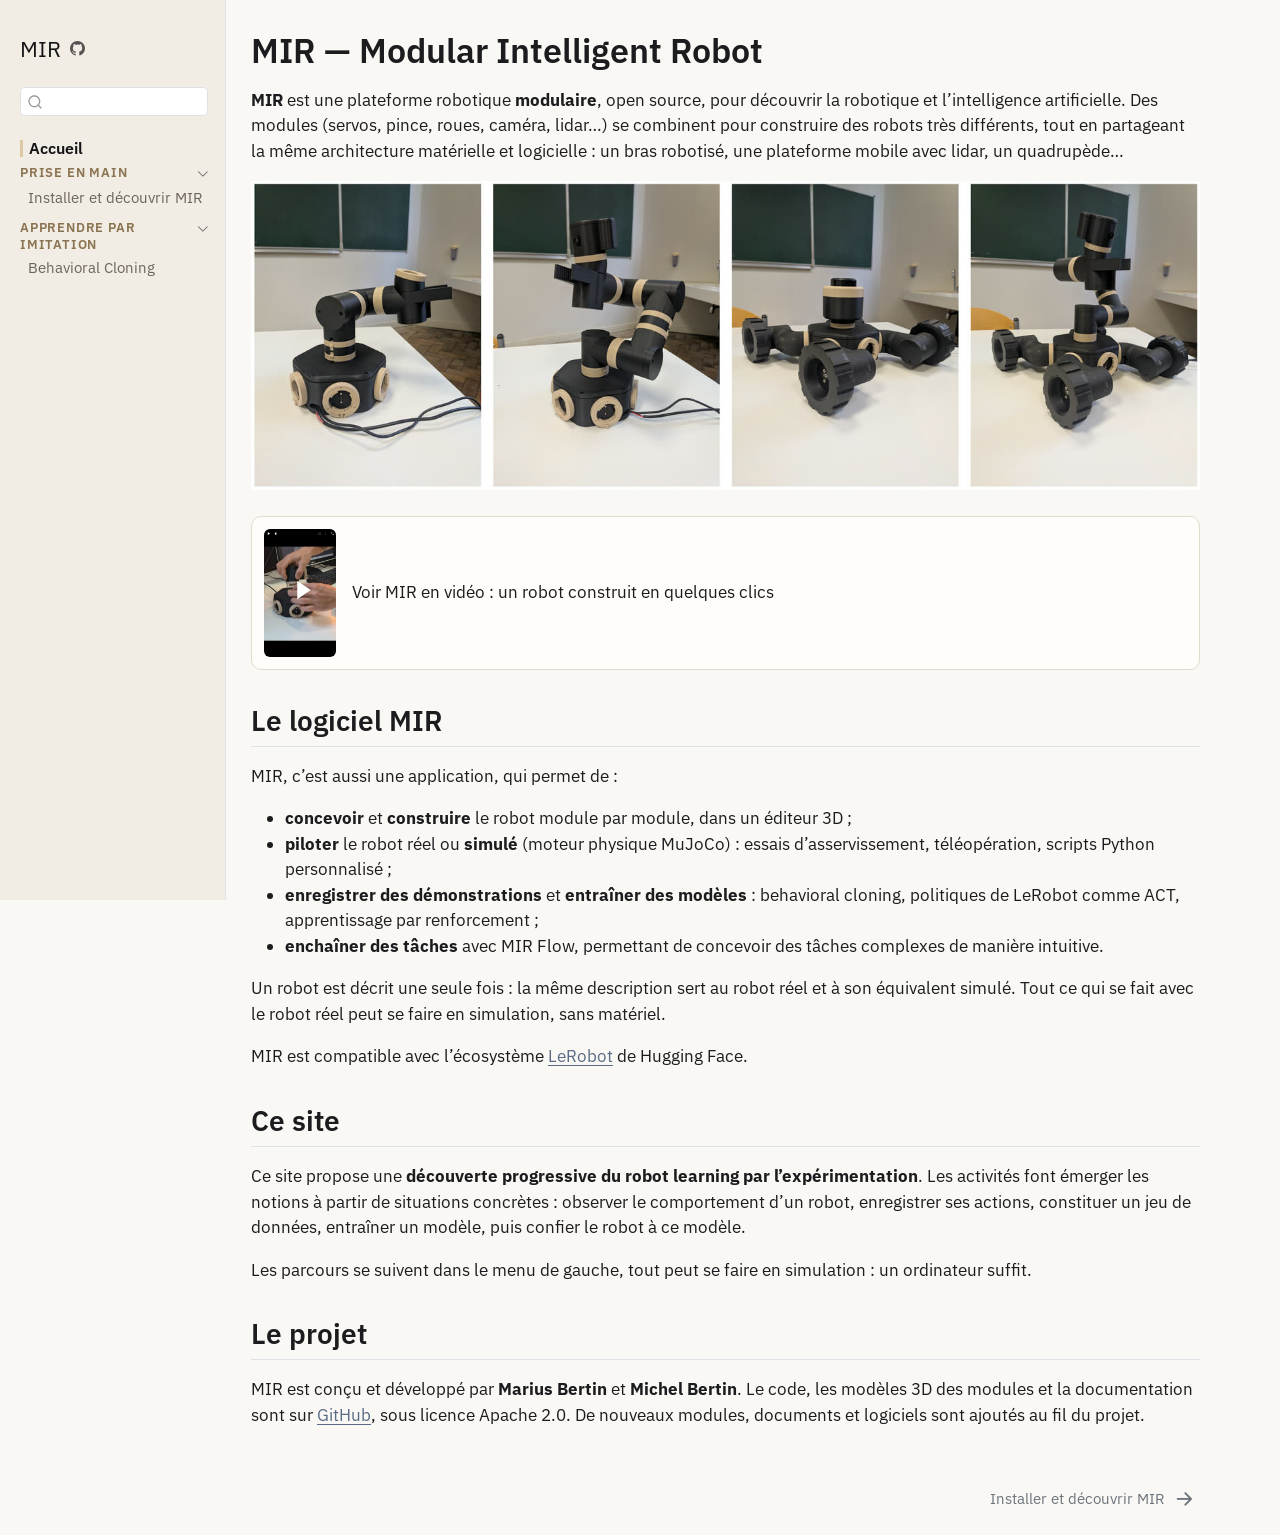
<file: index.html>
<!DOCTYPE html>
<html xmlns="http://www.w3.org/1999/xhtml" lang="fr" xml:lang="fr"><head>

<meta charset="utf-8">
<meta name="generator" content="quarto-1.10.19">

<meta name="viewport" content="width=device-width, initial-scale=1.0, user-scalable=yes">


<title>MIR — Modular Intelligent Robot – MIR</title>
<style>
/* Default styles provided by pandoc.
** See https://pandoc.org/MANUAL.html#variables-for-html for config info.
*/
span.smallcaps{font-variant: small-caps;}
div.columns{display: flex; gap: 1.5em;}
div.column{flex: auto;}
@media screen {
div.columns{gap: min(4vw, 1.5em);}
div.column{overflow-x: auto;}
}
div.hanging-indent{margin-left: 1.5em; text-indent: -1.5em;}
ul.task-list{list-style: none;}
ul.task-list li input[type="checkbox"] {
  width: 0.8em;
  margin: 0 0.8em 0.2em -1em; /* quarto-specific, see https://github.com/quarto-dev/quarto-cli/issues/4556 */ 
  vertical-align: middle;
}
</style>


<script src="site_libs/quarto-nav/quarto-nav.js"></script>
<script src="site_libs/quarto-nav/headroom.min.js"></script>
<script src="site_libs/clipboard/clipboard.min.js"></script>
<script src="site_libs/quarto-search/autocomplete.umd.js"></script>
<script src="site_libs/quarto-search/fuse.min.js"></script>
<script src="site_libs/quarto-search/quarto-search.js"></script>
<meta name="quarto:offset" content="./">
<link href="./prise-en-main/" rel="next">
<script src="site_libs/quarto-html/quarto.js" type="module"></script>
<script src="site_libs/quarto-html/tabsets/tabsets.js" type="module"></script>
<script src="site_libs/quarto-html/popper.min.js"></script>
<script src="site_libs/quarto-html/tippy.umd.min.js"></script>
<script src="site_libs/quarto-html/anchor.min.js"></script>
<link href="site_libs/quarto-html/tippy.css" rel="stylesheet">
<link href="site_libs/quarto-html/quarto-syntax-highlighting-bf27225e3a48a9273f3daa8f8e829971.css" rel="stylesheet" id="quarto-text-highlighting-styles">
<script src="site_libs/bootstrap/bootstrap.min.js"></script>
<link href="site_libs/bootstrap/bootstrap-icons.css" rel="stylesheet">
<link href="site_libs/bootstrap/bootstrap-1bdbca75b362e6c5a8c09207907ff998.min.css" rel="stylesheet" append-hash="true" id="quarto-bootstrap" data-mode="light">
<script id="quarto-search-options" type="application/json">{
  "location": "sidebar",
  "copy-button": false,
  "collapse-after": 3,
  "panel-placement": "start",
  "type": "textbox",
  "limit": 50,
  "keyboard-shortcut": [
    "f",
    "/",
    "s"
  ],
  "show-item-context": false,
  "language": {
    "search-no-results-text": "Pas de résultats",
    "search-matching-documents-text": "documents trouvés",
    "search-copy-link-title": "Copier le lien vers la recherche",
    "search-hide-matches-text": "Cacher les correspondances additionnelles",
    "search-more-match-text": "correspondance de plus dans ce document",
    "search-more-matches-text": "correspondances de plus dans ce document",
    "search-clear-button-title": "Effacer",
    "search-text-placeholder": "",
    "search-detached-cancel-button-title": "Annuler",
    "search-submit-button-title": "Envoyer",
    "search-label": "Recherche"
  }
}</script>


<link rel="stylesheet" href="styles.css">
</head>

<body class="nav-sidebar docked fullcontent quarto-light">

<div id="quarto-search-results"></div>
  <header id="quarto-header" class="headroom fixed-top">
  <nav class="quarto-secondary-nav">
    <div class="container-fluid d-flex">
      <button type="button" class="quarto-btn-toggle btn" data-bs-toggle="collapse" role="button" data-bs-target=".quarto-sidebar-collapse-item" aria-controls="quarto-sidebar" aria-expanded="false" aria-label="Basculer la barre latérale" onclick="if (window.quartoToggleHeadroom) { window.quartoToggleHeadroom(); }">
        <i class="bi bi-layout-text-sidebar-reverse"></i>
      </button>
        <nav class="quarto-page-breadcrumbs" aria-label="breadcrumb"><ol class="breadcrumb"><li class="breadcrumb-item"><a href="./">Accueil</a></li></ol></nav>
        <a class="flex-grow-1" role="navigation" data-bs-toggle="collapse" data-bs-target=".quarto-sidebar-collapse-item" aria-controls="quarto-sidebar" aria-expanded="false" aria-label="Basculer la barre latérale" onclick="if (window.quartoToggleHeadroom) { window.quartoToggleHeadroom(); }">      
        </a>
      <button type="button" class="btn quarto-search-button" aria-label="Recherche" onclick="window.quartoOpenSearch();">
        <i class="bi bi-search"></i>
      </button>
    </div>
  </nav>
</header>
<!-- content -->
<div id="quarto-content" class="quarto-container page-columns page-rows-contents page-layout-article">
<!-- sidebar -->
  <nav id="quarto-sidebar" class="sidebar collapse collapse-horizontal quarto-sidebar-collapse-item sidebar-navigation docked overflow-auto">
    <div class="pt-lg-2 mt-2 text-left sidebar-header">
    <div class="sidebar-title mb-0 py-0">
      <a href="./">MIR</a> 
        <div class="sidebar-tools-main">
    <a href="https://github.com/MariusBrtn/mir" title="Code source" class="quarto-navigation-tool px-1" aria-label="Code source"><i class="bi bi-github"></i></a>
</div>
    </div>
      </div>
        <div class="mt-2 flex-shrink-0 align-items-center">
        <div class="sidebar-search">
        <div id="quarto-search" class="" title="Recherche"></div>
        </div>
        </div>
    <div class="sidebar-menu-container"> 
    <ul class="list-unstyled mt-1">
        <li class="sidebar-item">
  <div class="sidebar-item-container"> 
  <a href="./" class="sidebar-item-text sidebar-link active">
 <span class="menu-text">Accueil</span></a>
  </div>
</li>
        <li class="sidebar-item sidebar-item-section">
      <div class="sidebar-item-container"> 
            <a class="sidebar-item-text sidebar-link text-start" data-bs-toggle="collapse" data-bs-target="#quarto-sidebar-section-1" role="navigation" aria-expanded="true">
 <span class="menu-text">Prise en main</span></a>
          <a class="sidebar-item-toggle text-start" data-bs-toggle="collapse" data-bs-target="#quarto-sidebar-section-1" role="navigation" aria-expanded="true" aria-label="Basculer la section">
            <i class="bi bi-chevron-right ms-2"></i>
          </a> 
      </div>
      <ul id="quarto-sidebar-section-1" class="collapse list-unstyled sidebar-section depth1 show">  
          <li class="sidebar-item">
  <div class="sidebar-item-container"> 
  <a href="./prise-en-main/" class="sidebar-item-text sidebar-link">
 <span class="menu-text">Installer et découvrir MIR</span></a>
  </div>
</li>
      </ul>
  </li>
        <li class="sidebar-item sidebar-item-section">
      <div class="sidebar-item-container"> 
            <a class="sidebar-item-text sidebar-link text-start" data-bs-toggle="collapse" data-bs-target="#quarto-sidebar-section-2" role="navigation" aria-expanded="true">
 <span class="menu-text">Apprendre par imitation</span></a>
          <a class="sidebar-item-toggle text-start" data-bs-toggle="collapse" data-bs-target="#quarto-sidebar-section-2" role="navigation" aria-expanded="true" aria-label="Basculer la section">
            <i class="bi bi-chevron-right ms-2"></i>
          </a> 
      </div>
      <ul id="quarto-sidebar-section-2" class="collapse list-unstyled sidebar-section depth1 show">  
          <li class="sidebar-item">
  <div class="sidebar-item-container"> 
  <a href="./behavioral-cloning/" class="sidebar-item-text sidebar-link">
 <span class="menu-text">Behavioral Cloning</span></a>
  </div>
</li>
      </ul>
  </li>
    </ul>
    </div>
</nav>
<div id="quarto-sidebar-glass" class="quarto-sidebar-collapse-item" data-bs-toggle="collapse" data-bs-target=".quarto-sidebar-collapse-item"></div>
<!-- margin-sidebar -->
    
<!-- main -->
<main class="content" id="quarto-document-content">

<header id="title-block-header" class="quarto-title-block default">
<div class="quarto-title">
<h1 class="title">MIR — Modular Intelligent Robot</h1>
</div>



<div class="quarto-title-meta">

    
  
    
  </div>
  


</header>


<p><strong>MIR</strong> est une plateforme robotique <strong>modulaire</strong>, open source, pour découvrir la robotique et l’intelligence artificielle. Des modules (servos, pince, roues, caméra, lidar…) se combinent pour construire des robots très différents, tout en partageant la même architecture matérielle et logicielle : un bras robotisé, une plateforme mobile avec lidar, un quadrupède…</p>
<p><img src="images/configurations.jpg" class="img-fluid"></p>
<p><a href="https://youtube.com/shorts/KHZeTSOmVA4" class="video-presentation"> <img src="images/video_presentation.jpg" alt="Vidéo de présentation de MIR"> Voir MIR en vidéo : un robot construit en quelques clics </a></p>
<section id="le-logiciel-mir" class="level2">
<h2 class="anchored" data-anchor-id="le-logiciel-mir">Le logiciel MIR</h2>
<p>MIR, c’est aussi une application, qui permet de :</p>
<ul>
<li><strong>concevoir</strong> et <strong>construire</strong> le robot module par module, dans un éditeur 3D ;</li>
<li><strong>piloter</strong> le robot réel ou <strong>simulé</strong> (moteur physique MuJoCo) : essais d’asservissement, téléopération, scripts Python personnalisé ;</li>
<li><strong>enregistrer des démonstrations</strong> et <strong>entraîner des modèles</strong> : behavioral cloning, politiques de LeRobot comme ACT, apprentissage par renforcement ;</li>
<li><strong>enchaîner des tâches</strong> avec MIR Flow, permettant de concevoir des tâches complexes de manière intuitive.</li>
</ul>
<p>Un robot est décrit une seule fois : la même description sert au robot réel et à son équivalent simulé. Tout ce qui se fait avec le robot réel peut se faire en simulation, sans matériel.</p>
<p>MIR est compatible avec l’écosystème <a href="https://github.com/huggingface/lerobot">LeRobot</a> de Hugging Face.</p>
</section>
<section id="ce-site" class="level2">
<h2 class="anchored" data-anchor-id="ce-site">Ce site</h2>
<p>Ce site propose une <strong>découverte progressive du robot learning par l’expérimentation</strong>. Les activités font émerger les notions à partir de situations concrètes : observer le comportement d’un robot, enregistrer ses actions, constituer un jeu de données, entraîner un modèle, puis confier le robot à ce modèle.</p>
<p>Les parcours se suivent dans le menu de gauche, tout peut se faire en simulation : un ordinateur suffit.</p>
</section>
<section id="le-projet" class="level2">
<h2 class="anchored" data-anchor-id="le-projet">Le projet</h2>
<p>MIR est conçu et développé par <strong>Marius Bertin</strong> et <strong>Michel Bertin</strong>. Le code, les modèles 3D des modules et la documentation sont sur <a href="https://github.com/MariusBrtn/mir">GitHub</a>, sous licence Apache 2.0. De nouveaux modules, documents et logiciels sont ajoutés au fil du projet.</p>


</section>

</main> <!-- /main -->
<script id="quarto-html-after-body" type="application/javascript">
  window.document.addEventListener("DOMContentLoaded", function (event) {
    const icon = "";
    const anchorJS = new window.AnchorJS();
    anchorJS.options = {
      placement: 'right',
      icon: icon
    };
    anchorJS.add('.anchored');
    const isCodeAnnotation = (el) => {
      for (const clz of el.classList) {
        if (clz.startsWith('code-annotation-')) {                     
          return true;
        }
      }
      return false;
    }
    const onCopySuccess = function(e) {
      // button target
      const button = e.trigger;
      // don't keep focus
      button.blur();
      // flash "checked"
      button.classList.add('code-copy-button-checked');
      var currentTitle = button.getAttribute("title");
      button.setAttribute("title", "Copié");
      let tooltip;
      if (window.bootstrap) {
        button.setAttribute("data-bs-toggle", "tooltip");
        button.setAttribute("data-bs-placement", "left");
        button.setAttribute("data-bs-title", "Copié");
        tooltip = new bootstrap.Tooltip(button, 
          { trigger: "manual", 
            customClass: "code-copy-button-tooltip",
            offset: [0, -8]});
        tooltip.show();    
      }
      setTimeout(function() {
        if (tooltip) {
          tooltip.hide();
          button.removeAttribute("data-bs-title");
          button.removeAttribute("data-bs-toggle");
          button.removeAttribute("data-bs-placement");
        }
        button.setAttribute("title", currentTitle);
        button.classList.remove('code-copy-button-checked');
      }, 1000);
      // clear code selection
      e.clearSelection();
    }
    const getTextToCopy = function(trigger) {
      const outerScaffold = trigger.parentElement.cloneNode(true);
      const codeEl = outerScaffold.querySelector('code');
      for (const childEl of codeEl.children) {
        if (isCodeAnnotation(childEl)) {
          childEl.remove();
        }
      }
      return codeEl.innerText;
    }
    const clipboard = new window.ClipboardJS('.code-copy-button:not([data-in-quarto-modal])', {
      text: getTextToCopy
    });
    clipboard.on('success', onCopySuccess);
    if (window.document.getElementById('quarto-embedded-source-code-modal')) {
      const clipboardModal = new window.ClipboardJS('.code-copy-button[data-in-quarto-modal]', {
        text: getTextToCopy,
        container: window.document.getElementById('quarto-embedded-source-code-modal')
      });
      clipboardModal.on('success', onCopySuccess);
    }
      var localhostRegex = new RegExp(/^(?:http|https):\/\/localhost\:?[0-9]*\//);
      var mailtoRegex = new RegExp(/^mailto:/);
        var filterRegex = new RegExp('/' + window.location.host + '/');
      var isInternal = (href) => {
          return filterRegex.test(href) || localhostRegex.test(href) || mailtoRegex.test(href);
      }
      // Inspect non-navigation links and adorn them if external
     var links = window.document.querySelectorAll('a[href]:not(.nav-link):not(.navbar-brand):not(.toc-action):not(.sidebar-link):not(.sidebar-item-toggle):not(.pagination-link):not(.no-external):not([aria-hidden]):not(.dropdown-item):not(.quarto-navigation-tool):not(.about-link)');
      for (var i=0; i<links.length; i++) {
        const link = links[i];
        if (!isInternal(link.href)) {
          // undo the damage that might have been done by quarto-nav.js in the case of
          // links that we want to consider external
          if (link.dataset.originalHref !== undefined) {
            link.href = link.dataset.originalHref;
          }
        }
      }
    function tippyHover(el, contentFn, onTriggerFn, onUntriggerFn) {
      const config = {
        allowHTML: true,
        maxWidth: 500,
        delay: 100,
        arrow: false,
        appendTo: function(el) {
            return el.parentElement;
        },
        interactive: true,
        interactiveBorder: 10,
        theme: 'quarto',
        placement: 'bottom-start',
      };
      if (contentFn) {
        config.content = contentFn;
      }
      if (onTriggerFn) {
        config.onTrigger = onTriggerFn;
      }
      if (onUntriggerFn) {
        config.onUntrigger = onUntriggerFn;
      }
      window.tippy(el, config); 
    }
    const noterefs = window.document.querySelectorAll('a[role="doc-noteref"]');
    for (var i=0; i<noterefs.length; i++) {
      const ref = noterefs[i];
      tippyHover(ref, function() {
        // use id or data attribute instead here
        let href = ref.getAttribute('data-footnote-href') || ref.getAttribute('href');
        try { href = new URL(href).hash; } catch {}
        const id = href.replace(/^#\/?/, "");
        const note = window.document.getElementById(id);
        if (note) {
          return note.innerHTML;
        } else {
          return "";
        }
      });
    }
    const xrefs = window.document.querySelectorAll('a.quarto-xref');
    const processXRef = (id, note) => {
      // Strip column container classes
      const stripColumnClz = (el) => {
        el.classList.remove("page-full", "page-columns");
        if (el.children) {
          for (const child of el.children) {
            stripColumnClz(child);
          }
        }
      }
      stripColumnClz(note)
      if (id === null || id.startsWith('sec-')) {
        // Special case sections, only their first couple elements
        const container = document.createElement("div");
        if (note.children && note.children.length > 2) {
          container.appendChild(note.children[0].cloneNode(true));
          for (let i = 1; i < note.children.length; i++) {
            const child = note.children[i];
            if (child.tagName === "P" && child.innerText === "") {
              continue;
            } else {
              container.appendChild(child.cloneNode(true));
              break;
            }
          }
          if (window.Quarto?.typesetMath) {
            window.Quarto.typesetMath(container);
          }
          return container.innerHTML
        } else {
          if (window.Quarto?.typesetMath) {
            window.Quarto.typesetMath(note);
          }
          return note.innerHTML;
        }
      } else {
        // Remove any anchor links if they are present
        const anchorLink = note.querySelector('a.anchorjs-link');
        if (anchorLink) {
          anchorLink.remove();
        }
        if (window.Quarto?.typesetMath) {
          window.Quarto.typesetMath(note);
        }
        if (note.classList.contains("callout")) {
          return note.outerHTML;
        } else {
          return note.innerHTML;
        }
      }
    }
    for (var i=0; i<xrefs.length; i++) {
      const xref = xrefs[i];
      tippyHover(xref, undefined, function(instance) {
        instance.disable();
        let url = xref.getAttribute('href');
        let hash = undefined; 
        if (url.startsWith('#')) {
          hash = url;
        } else {
          try { hash = new URL(url).hash; } catch {}
        }
        if (hash) {
          const id = hash.replace(/^#\/?/, "");
          const note = window.document.getElementById(id);
          if (note !== null) {
            try {
              const html = processXRef(id, note.cloneNode(true));
              instance.setContent(html);
            } finally {
              instance.enable();
              instance.show();
            }
          } else {
            // See if we can fetch this
            fetch(url.split('#')[0])
            .then(res => res.text())
            .then(html => {
              const parser = new DOMParser();
              const htmlDoc = parser.parseFromString(html, "text/html");
              const note = htmlDoc.getElementById(id);
              if (note !== null) {
                const html = processXRef(id, note);
                instance.setContent(html);
              } 
            }).finally(() => {
              instance.enable();
              instance.show();
            });
          }
        } else {
          // See if we can fetch a full url (with no hash to target)
          // This is a special case and we should probably do some content thinning / targeting
          fetch(url)
          .then(res => res.text())
          .then(html => {
            const parser = new DOMParser();
            const htmlDoc = parser.parseFromString(html, "text/html");
            const note = htmlDoc.querySelector('main.content');
            if (note !== null) {
              // This should only happen for chapter cross references
              // (since there is no id in the URL)
              // remove the first header
              if (note.children.length > 0 && note.children[0].tagName === "HEADER") {
                note.children[0].remove();
              }
              const html = processXRef(null, note);
              instance.setContent(html);
            } 
          }).finally(() => {
            instance.enable();
            instance.show();
          });
        }
      }, function(instance) {
      });
    }
        let selectedAnnoteEl;
        const selectorForAnnotation = ( cell, annotation) => {
          let cellAttr = 'data-code-cell="' + cell + '"';
          let lineAttr = 'data-code-annotation="' +  annotation + '"';
          const selector = 'span[' + cellAttr + '][' + lineAttr + ']';
          return selector;
        }
        const selectCodeLines = (annoteEl) => {
          const doc = window.document;
          const targetCell = annoteEl.getAttribute("data-target-cell");
          const targetAnnotation = annoteEl.getAttribute("data-target-annotation");
          const annoteSpan = window.document.querySelector(selectorForAnnotation(targetCell, targetAnnotation));
          const lines = annoteSpan.getAttribute("data-code-lines").split(",");
          const lineIds = lines.map((line) => {
            return targetCell + "-" + line;
          })
          let top = null;
          let height = null;
          let parent = null;
          if (lineIds.length > 0) {
              //compute the position of the single el (top and bottom and make a div)
              const el = window.document.getElementById(lineIds[0]);
              top = el.offsetTop;
              height = el.offsetHeight;
              parent = el.parentElement.parentElement;
            if (lineIds.length > 1) {
              const lastEl = window.document.getElementById(lineIds[lineIds.length - 1]);
              const bottom = lastEl.offsetTop + lastEl.offsetHeight;
              height = bottom - top;
            }
            if (top !== null && height !== null && parent !== null) {
              // cook up a div (if necessary) and position it 
              let div = window.document.getElementById("code-annotation-line-highlight");
              if (div === null) {
                div = window.document.createElement("div");
                div.setAttribute("id", "code-annotation-line-highlight");
                div.style.position = 'absolute';
                parent.appendChild(div);
              }
              div.style.top = top - 2 + "px";
              div.style.height = height + 4 + "px";
              div.style.left = 0;
              let gutterDiv = window.document.getElementById("code-annotation-line-highlight-gutter");
              if (gutterDiv === null) {
                gutterDiv = window.document.createElement("div");
                gutterDiv.setAttribute("id", "code-annotation-line-highlight-gutter");
                gutterDiv.style.position = 'absolute';
                const codeCell = window.document.getElementById(targetCell);
                const gutter = codeCell.querySelector('.code-annotation-gutter');
                gutter.appendChild(gutterDiv);
              }
              gutterDiv.style.top = top - 2 + "px";
              gutterDiv.style.height = height + 4 + "px";
            }
            selectedAnnoteEl = annoteEl;
          }
        };
        const unselectCodeLines = () => {
          const elementsIds = ["code-annotation-line-highlight", "code-annotation-line-highlight-gutter"];
          elementsIds.forEach((elId) => {
            const div = window.document.getElementById(elId);
            if (div) {
              div.remove();
            }
          });
          selectedAnnoteEl = undefined;
        };
          // Handle positioning of the toggle
      window.addEventListener(
        "resize",
        throttle(() => {
          elRect = undefined;
          if (selectedAnnoteEl) {
            selectCodeLines(selectedAnnoteEl);
          }
        }, 10)
      );
      function throttle(fn, ms) {
      let throttle = false;
      let timer;
        return (...args) => {
          if(!throttle) { // first call gets through
              fn.apply(this, args);
              throttle = true;
          } else { // all the others get throttled
              if(timer) clearTimeout(timer); // cancel #2
              timer = setTimeout(() => {
                fn.apply(this, args);
                timer = throttle = false;
              }, ms);
          }
        };
      }
        // Attach click handler to the DT
        const annoteDls = window.document.querySelectorAll('dt[data-target-cell]');
        for (const annoteDlNode of annoteDls) {
          annoteDlNode.addEventListener('click', (event) => {
            const clickedEl = event.target;
            if (clickedEl !== selectedAnnoteEl) {
              unselectCodeLines();
              const activeEl = window.document.querySelector('dt[data-target-cell].code-annotation-active');
              if (activeEl) {
                activeEl.classList.remove('code-annotation-active');
              }
              selectCodeLines(clickedEl);
              clickedEl.classList.add('code-annotation-active');
            } else {
              // Unselect the line
              unselectCodeLines();
              clickedEl.classList.remove('code-annotation-active');
            }
          });
        }
    const findCites = (el) => {
      const parentEl = el.parentElement;
      if (parentEl) {
        const cites = parentEl.dataset.cites;
        if (cites) {
          return {
            el,
            cites: cites.split(' ')
          };
        } else {
          return findCites(el.parentElement)
        }
      } else {
        return undefined;
      }
    };
    var bibliorefs = window.document.querySelectorAll('a[role="doc-biblioref"]');
    for (var i=0; i<bibliorefs.length; i++) {
      const ref = bibliorefs[i];
      const citeInfo = findCites(ref);
      if (citeInfo) {
        tippyHover(citeInfo.el, function() {
          var popup = window.document.createElement('div');
          citeInfo.cites.forEach(function(cite) {
            var citeDiv = window.document.createElement('div');
            citeDiv.classList.add('hanging-indent');
            citeDiv.classList.add('csl-entry');
            var biblioDiv = window.document.getElementById('ref-' + cite);
            if (biblioDiv) {
              citeDiv.innerHTML = biblioDiv.innerHTML;
            }
            popup.appendChild(citeDiv);
          });
          return popup.innerHTML;
        });
      }
    }
  });
  </script>
<nav class="page-navigation">
  <div class="nav-page nav-page-previous">
  </div>
  <div class="nav-page nav-page-next">
      <a href="./prise-en-main/" class="pagination-link" aria-label="Installer et découvrir MIR">
        <span class="nav-page-text">Installer et découvrir MIR</span> <i class="bi bi-arrow-right-short"></i>
      </a>
  </div>
</nav>
</div> <!-- /content -->




</body></html>
</file>
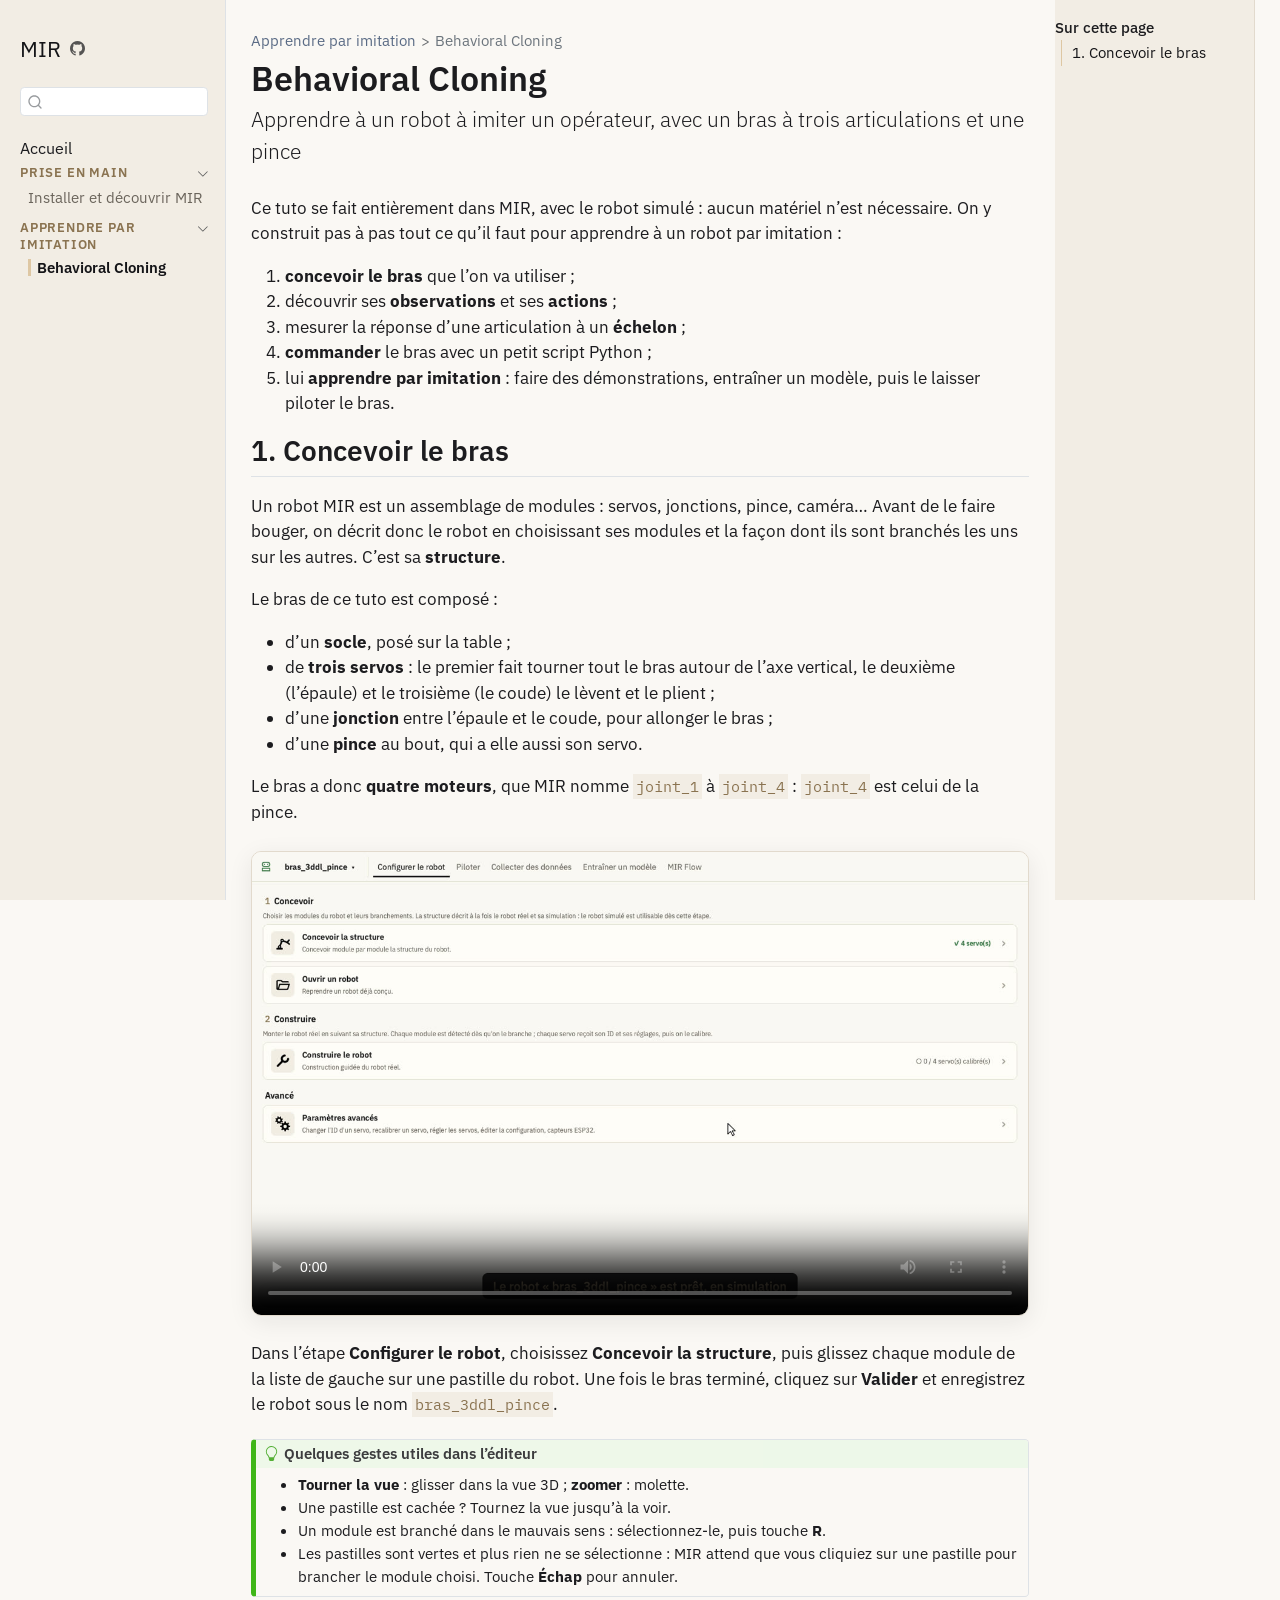
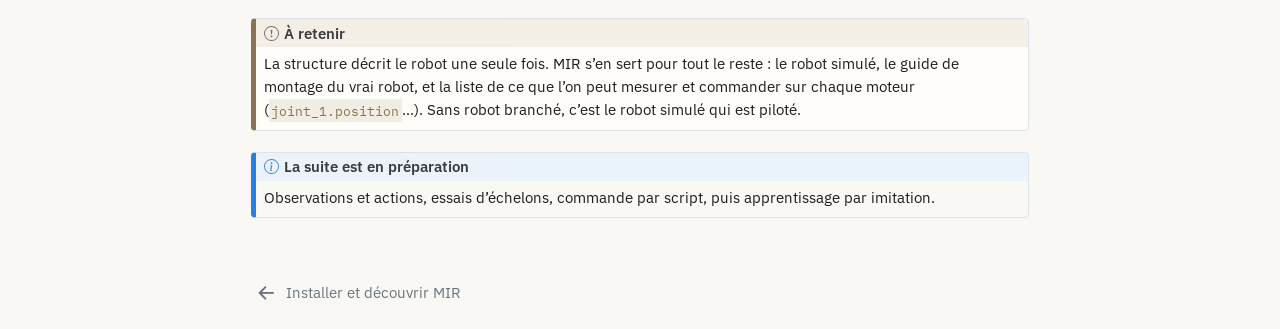
<file: behavioral-cloning/index.html>
<!DOCTYPE html>
<html xmlns="http://www.w3.org/1999/xhtml" lang="fr" xml:lang="fr"><head>

<meta charset="utf-8">
<meta name="generator" content="quarto-1.10.19">

<meta name="viewport" content="width=device-width, initial-scale=1.0, user-scalable=yes">


<title>Behavioral Cloning – MIR</title>
<style>
/* Default styles provided by pandoc.
** See https://pandoc.org/MANUAL.html#variables-for-html for config info.
*/
span.smallcaps{font-variant: small-caps;}
div.columns{display: flex; gap: 1.5em;}
div.column{flex: auto;}
@media screen {
div.columns{gap: min(4vw, 1.5em);}
div.column{overflow-x: auto;}
}
div.hanging-indent{margin-left: 1.5em; text-indent: -1.5em;}
ul.task-list{list-style: none;}
ul.task-list li input[type="checkbox"] {
  width: 0.8em;
  margin: 0 0.8em 0.2em -1em; /* quarto-specific, see https://github.com/quarto-dev/quarto-cli/issues/4556 */ 
  vertical-align: middle;
}
</style>


<script src="../site_libs/quarto-nav/quarto-nav.js"></script>
<script src="../site_libs/quarto-nav/headroom.min.js"></script>
<script src="../site_libs/clipboard/clipboard.min.js"></script>
<script src="../site_libs/quarto-search/autocomplete.umd.js"></script>
<script src="../site_libs/quarto-search/fuse.min.js"></script>
<script src="../site_libs/quarto-search/quarto-search.js"></script>
<meta name="quarto:offset" content="../">
<link href="../prise-en-main/" rel="prev">
<script src="../site_libs/quarto-html/quarto.js" type="module"></script>
<script src="../site_libs/quarto-html/tabsets/tabsets.js" type="module"></script>
<script src="../site_libs/quarto-html/popper.min.js"></script>
<script src="../site_libs/quarto-html/tippy.umd.min.js"></script>
<script src="../site_libs/quarto-html/anchor.min.js"></script>
<link href="../site_libs/quarto-html/tippy.css" rel="stylesheet">
<link href="../site_libs/quarto-html/quarto-syntax-highlighting-bf27225e3a48a9273f3daa8f8e829971.css" rel="stylesheet" id="quarto-text-highlighting-styles">
<script src="../site_libs/bootstrap/bootstrap.min.js"></script>
<link href="../site_libs/bootstrap/bootstrap-icons.css" rel="stylesheet">
<link href="../site_libs/bootstrap/bootstrap-1bdbca75b362e6c5a8c09207907ff998.min.css" rel="stylesheet" append-hash="true" id="quarto-bootstrap" data-mode="light">
<script id="quarto-search-options" type="application/json">{
  "location": "sidebar",
  "copy-button": false,
  "collapse-after": 3,
  "panel-placement": "start",
  "type": "textbox",
  "limit": 50,
  "keyboard-shortcut": [
    "f",
    "/",
    "s"
  ],
  "show-item-context": false,
  "language": {
    "search-no-results-text": "Pas de résultats",
    "search-matching-documents-text": "documents trouvés",
    "search-copy-link-title": "Copier le lien vers la recherche",
    "search-hide-matches-text": "Cacher les correspondances additionnelles",
    "search-more-match-text": "correspondance de plus dans ce document",
    "search-more-matches-text": "correspondances de plus dans ce document",
    "search-clear-button-title": "Effacer",
    "search-text-placeholder": "",
    "search-detached-cancel-button-title": "Annuler",
    "search-submit-button-title": "Envoyer",
    "search-label": "Recherche"
  }
}</script>


<link rel="stylesheet" href="../styles.css">
</head>

<body class="nav-sidebar docked quarto-light">

<div id="quarto-search-results"></div>
  <header id="quarto-header" class="headroom fixed-top">
  <nav class="quarto-secondary-nav">
    <div class="container-fluid d-flex">
      <button type="button" class="quarto-btn-toggle btn" data-bs-toggle="collapse" role="button" data-bs-target=".quarto-sidebar-collapse-item" aria-controls="quarto-sidebar" aria-expanded="false" aria-label="Basculer la barre latérale" onclick="if (window.quartoToggleHeadroom) { window.quartoToggleHeadroom(); }">
        <i class="bi bi-layout-text-sidebar-reverse"></i>
      </button>
        <nav class="quarto-page-breadcrumbs" aria-label="breadcrumb"><ol class="breadcrumb"><li class="breadcrumb-item"><a href="../behavioral-cloning/">Apprendre par imitation</a></li><li class="breadcrumb-item"><a href="../behavioral-cloning/">Behavioral Cloning</a></li></ol></nav>
        <a class="flex-grow-1" role="navigation" data-bs-toggle="collapse" data-bs-target=".quarto-sidebar-collapse-item" aria-controls="quarto-sidebar" aria-expanded="false" aria-label="Basculer la barre latérale" onclick="if (window.quartoToggleHeadroom) { window.quartoToggleHeadroom(); }">      
        </a>
      <button type="button" class="btn quarto-search-button" aria-label="Recherche" onclick="window.quartoOpenSearch();">
        <i class="bi bi-search"></i>
      </button>
    </div>
  </nav>
</header>
<!-- content -->
<div id="quarto-content" class="quarto-container page-columns page-rows-contents page-layout-article">
<!-- sidebar -->
  <nav id="quarto-sidebar" class="sidebar collapse collapse-horizontal quarto-sidebar-collapse-item sidebar-navigation docked overflow-auto">
    <div class="pt-lg-2 mt-2 text-left sidebar-header">
    <div class="sidebar-title mb-0 py-0">
      <a href="../">MIR</a> 
        <div class="sidebar-tools-main">
    <a href="https://github.com/MariusBrtn/mir" title="Code source" class="quarto-navigation-tool px-1" aria-label="Code source"><i class="bi bi-github"></i></a>
</div>
    </div>
      </div>
        <div class="mt-2 flex-shrink-0 align-items-center">
        <div class="sidebar-search">
        <div id="quarto-search" class="" title="Recherche"></div>
        </div>
        </div>
    <div class="sidebar-menu-container"> 
    <ul class="list-unstyled mt-1">
        <li class="sidebar-item">
  <div class="sidebar-item-container"> 
  <a href="../" class="sidebar-item-text sidebar-link">
 <span class="menu-text">Accueil</span></a>
  </div>
</li>
        <li class="sidebar-item sidebar-item-section">
      <div class="sidebar-item-container"> 
            <a class="sidebar-item-text sidebar-link text-start" data-bs-toggle="collapse" data-bs-target="#quarto-sidebar-section-1" role="navigation" aria-expanded="true">
 <span class="menu-text">Prise en main</span></a>
          <a class="sidebar-item-toggle text-start" data-bs-toggle="collapse" data-bs-target="#quarto-sidebar-section-1" role="navigation" aria-expanded="true" aria-label="Basculer la section">
            <i class="bi bi-chevron-right ms-2"></i>
          </a> 
      </div>
      <ul id="quarto-sidebar-section-1" class="collapse list-unstyled sidebar-section depth1 show">  
          <li class="sidebar-item">
  <div class="sidebar-item-container"> 
  <a href="../prise-en-main/" class="sidebar-item-text sidebar-link">
 <span class="menu-text">Installer et découvrir MIR</span></a>
  </div>
</li>
      </ul>
  </li>
        <li class="sidebar-item sidebar-item-section">
      <div class="sidebar-item-container"> 
            <a class="sidebar-item-text sidebar-link text-start" data-bs-toggle="collapse" data-bs-target="#quarto-sidebar-section-2" role="navigation" aria-expanded="true">
 <span class="menu-text">Apprendre par imitation</span></a>
          <a class="sidebar-item-toggle text-start" data-bs-toggle="collapse" data-bs-target="#quarto-sidebar-section-2" role="navigation" aria-expanded="true" aria-label="Basculer la section">
            <i class="bi bi-chevron-right ms-2"></i>
          </a> 
      </div>
      <ul id="quarto-sidebar-section-2" class="collapse list-unstyled sidebar-section depth1 show">  
          <li class="sidebar-item">
  <div class="sidebar-item-container"> 
  <a href="../behavioral-cloning/" class="sidebar-item-text sidebar-link active">
 <span class="menu-text">Behavioral Cloning</span></a>
  </div>
</li>
      </ul>
  </li>
    </ul>
    </div>
</nav>
<div id="quarto-sidebar-glass" class="quarto-sidebar-collapse-item" data-bs-toggle="collapse" data-bs-target=".quarto-sidebar-collapse-item"></div>
<!-- margin-sidebar -->
    <div id="quarto-margin-sidebar" class="sidebar margin-sidebar">
        <nav id="TOC" role="doc-toc" class="toc-active">
    <h2 id="toc-title">Sur cette page</h2>
   
  <ul>
  <li><a href="#concevoir-le-bras" id="toc-concevoir-le-bras" class="nav-link active" data-scroll-target="#concevoir-le-bras">1. Concevoir le bras</a></li>
  </ul>
</nav>
    </div>
<!-- main -->
<main class="content" id="quarto-document-content">

<header id="title-block-header" class="quarto-title-block default"><nav class="quarto-page-breadcrumbs quarto-title-breadcrumbs d-none d-lg-block" aria-label="breadcrumb"><ol class="breadcrumb"><li class="breadcrumb-item"><a href="../behavioral-cloning/">Apprendre par imitation</a></li><li class="breadcrumb-item"><a href="../behavioral-cloning/">Behavioral Cloning</a></li></ol></nav>
<div class="quarto-title">
<h1 class="title">Behavioral Cloning</h1>
<p class="subtitle lead">Apprendre à un robot à imiter un opérateur, avec un bras à trois articulations et une pince</p>
</div>



<div class="quarto-title-meta">

    
  
    
  </div>
  


</header>


<p>Ce tuto se fait entièrement dans MIR, avec le robot simulé : aucun matériel n’est nécessaire. On y construit pas à pas tout ce qu’il faut pour apprendre à un robot par imitation :</p>
<ol type="1">
<li><strong>concevoir le bras</strong> que l’on va utiliser ;</li>
<li>découvrir ses <strong>observations</strong> et ses <strong>actions</strong> ;</li>
<li>mesurer la réponse d’une articulation à un <strong>échelon</strong> ;</li>
<li><strong>commander</strong> le bras avec un petit script Python ;</li>
<li>lui <strong>apprendre par imitation</strong> : faire des démonstrations, entraîner un modèle, puis le laisser piloter le bras.</li>
</ol>
<section id="concevoir-le-bras" class="level2">
<h2 class="anchored" data-anchor-id="concevoir-le-bras">1. Concevoir le bras</h2>
<p>Un robot MIR est un assemblage de modules : servos, jonctions, pince, caméra… Avant de le faire bouger, on décrit donc le robot en choisissant ses modules et la façon dont ils sont branchés les uns sur les autres. C’est sa <strong>structure</strong>.</p>
<p>Le bras de ce tuto est composé :</p>
<ul>
<li>d’un <strong>socle</strong>, posé sur la table ;</li>
<li>de <strong>trois servos</strong> : le premier fait tourner tout le bras autour de l’axe vertical, le deuxième (l’épaule) et le troisième (le coude) le lèvent et le plient ;</li>
<li>d’une <strong>jonction</strong> entre l’épaule et le coude, pour allonger le bras ;</li>
<li>d’une <strong>pince</strong> au bout, qui a elle aussi son servo.</li>
</ul>
<p>Le bras a donc <strong>quatre moteurs</strong>, que MIR nomme <code>joint_1</code> à <code>joint_4</code> : <code>joint_4</code> est celui de la pince.</p>
<div class="tuto">
<video controls="" preload="metadata" poster="../videos/bc-structure.jpg" src="../videos/bc-structure.mp4">
</video>
</div>
<p>Dans l’étape <strong>Configurer le robot</strong>, choisissez <strong>Concevoir la structure</strong>, puis glissez chaque module de la liste de gauche sur une pastille du robot. Une fois le bras terminé, cliquez sur <strong>Valider</strong> et enregistrez le robot sous le nom <code>bras_3ddl_pince</code>.</p>
<div class="callout callout-style-default callout-tip callout-titled">
<div class="callout-header d-flex align-content-center">
<div class="callout-icon-container">
<i class="callout-icon"></i>
</div>
<div class="callout-title-container flex-fill">
<span class="screen-reader-only">Astuce</span>Quelques gestes utiles dans l’éditeur
</div>
</div>
<div class="callout-body-container callout-body">
<ul>
<li><strong>Tourner la vue</strong> : glisser dans la vue 3D ; <strong>zoomer</strong> : molette.</li>
<li>Une pastille est cachée ? Tournez la vue jusqu’à la voir.</li>
<li>Un module est branché dans le mauvais sens : sélectionnez-le, puis touche <strong>R</strong>.</li>
<li>Les pastilles sont vertes et plus rien ne se sélectionne : MIR attend que vous cliquiez sur une pastille pour brancher le module choisi. Touche <strong>Échap</strong> pour annuler.</li>
</ul>
</div>
</div>
<div class="callout callout-style-default callout-important callout-titled">
<div class="callout-header d-flex align-content-center">
<div class="callout-icon-container">
<i class="callout-icon"></i>
</div>
<div class="callout-title-container flex-fill">
<span class="screen-reader-only">Important</span>À retenir
</div>
</div>
<div class="callout-body-container callout-body">
<p>La structure décrit le robot une seule fois. MIR s’en sert pour tout le reste : le robot simulé, le guide de montage du vrai robot, et la liste de ce que l’on peut mesurer et commander sur chaque moteur (<code>joint_1.position</code>…). Sans robot branché, c’est le robot simulé qui est piloté.</p>
</div>
</div>
<div class="callout callout-style-default callout-note callout-titled">
<div class="callout-header d-flex align-content-center">
<div class="callout-icon-container">
<i class="callout-icon"></i>
</div>
<div class="callout-title-container flex-fill">
<span class="screen-reader-only">Note</span>La suite est en préparation
</div>
</div>
<div class="callout-body-container callout-body">
<p>Observations et actions, essais d’échelons, commande par script, puis apprentissage par imitation.</p>
</div>
</div>


</section>

</main> <!-- /main -->
<script id="quarto-html-after-body" type="application/javascript">
  window.document.addEventListener("DOMContentLoaded", function (event) {
    const icon = "";
    const anchorJS = new window.AnchorJS();
    anchorJS.options = {
      placement: 'right',
      icon: icon
    };
    anchorJS.add('.anchored');
    const isCodeAnnotation = (el) => {
      for (const clz of el.classList) {
        if (clz.startsWith('code-annotation-')) {                     
          return true;
        }
      }
      return false;
    }
    const onCopySuccess = function(e) {
      // button target
      const button = e.trigger;
      // don't keep focus
      button.blur();
      // flash "checked"
      button.classList.add('code-copy-button-checked');
      var currentTitle = button.getAttribute("title");
      button.setAttribute("title", "Copié");
      let tooltip;
      if (window.bootstrap) {
        button.setAttribute("data-bs-toggle", "tooltip");
        button.setAttribute("data-bs-placement", "left");
        button.setAttribute("data-bs-title", "Copié");
        tooltip = new bootstrap.Tooltip(button, 
          { trigger: "manual", 
            customClass: "code-copy-button-tooltip",
            offset: [0, -8]});
        tooltip.show();    
      }
      setTimeout(function() {
        if (tooltip) {
          tooltip.hide();
          button.removeAttribute("data-bs-title");
          button.removeAttribute("data-bs-toggle");
          button.removeAttribute("data-bs-placement");
        }
        button.setAttribute("title", currentTitle);
        button.classList.remove('code-copy-button-checked');
      }, 1000);
      // clear code selection
      e.clearSelection();
    }
    const getTextToCopy = function(trigger) {
      const outerScaffold = trigger.parentElement.cloneNode(true);
      const codeEl = outerScaffold.querySelector('code');
      for (const childEl of codeEl.children) {
        if (isCodeAnnotation(childEl)) {
          childEl.remove();
        }
      }
      return codeEl.innerText;
    }
    const clipboard = new window.ClipboardJS('.code-copy-button:not([data-in-quarto-modal])', {
      text: getTextToCopy
    });
    clipboard.on('success', onCopySuccess);
    if (window.document.getElementById('quarto-embedded-source-code-modal')) {
      const clipboardModal = new window.ClipboardJS('.code-copy-button[data-in-quarto-modal]', {
        text: getTextToCopy,
        container: window.document.getElementById('quarto-embedded-source-code-modal')
      });
      clipboardModal.on('success', onCopySuccess);
    }
      var localhostRegex = new RegExp(/^(?:http|https):\/\/localhost\:?[0-9]*\//);
      var mailtoRegex = new RegExp(/^mailto:/);
        var filterRegex = new RegExp('/' + window.location.host + '/');
      var isInternal = (href) => {
          return filterRegex.test(href) || localhostRegex.test(href) || mailtoRegex.test(href);
      }
      // Inspect non-navigation links and adorn them if external
     var links = window.document.querySelectorAll('a[href]:not(.nav-link):not(.navbar-brand):not(.toc-action):not(.sidebar-link):not(.sidebar-item-toggle):not(.pagination-link):not(.no-external):not([aria-hidden]):not(.dropdown-item):not(.quarto-navigation-tool):not(.about-link)');
      for (var i=0; i<links.length; i++) {
        const link = links[i];
        if (!isInternal(link.href)) {
          // undo the damage that might have been done by quarto-nav.js in the case of
          // links that we want to consider external
          if (link.dataset.originalHref !== undefined) {
            link.href = link.dataset.originalHref;
          }
        }
      }
    function tippyHover(el, contentFn, onTriggerFn, onUntriggerFn) {
      const config = {
        allowHTML: true,
        maxWidth: 500,
        delay: 100,
        arrow: false,
        appendTo: function(el) {
            return el.parentElement;
        },
        interactive: true,
        interactiveBorder: 10,
        theme: 'quarto',
        placement: 'bottom-start',
      };
      if (contentFn) {
        config.content = contentFn;
      }
      if (onTriggerFn) {
        config.onTrigger = onTriggerFn;
      }
      if (onUntriggerFn) {
        config.onUntrigger = onUntriggerFn;
      }
      window.tippy(el, config); 
    }
    const noterefs = window.document.querySelectorAll('a[role="doc-noteref"]');
    for (var i=0; i<noterefs.length; i++) {
      const ref = noterefs[i];
      tippyHover(ref, function() {
        // use id or data attribute instead here
        let href = ref.getAttribute('data-footnote-href') || ref.getAttribute('href');
        try { href = new URL(href).hash; } catch {}
        const id = href.replace(/^#\/?/, "");
        const note = window.document.getElementById(id);
        if (note) {
          return note.innerHTML;
        } else {
          return "";
        }
      });
    }
    const xrefs = window.document.querySelectorAll('a.quarto-xref');
    const processXRef = (id, note) => {
      // Strip column container classes
      const stripColumnClz = (el) => {
        el.classList.remove("page-full", "page-columns");
        if (el.children) {
          for (const child of el.children) {
            stripColumnClz(child);
          }
        }
      }
      stripColumnClz(note)
      if (id === null || id.startsWith('sec-')) {
        // Special case sections, only their first couple elements
        const container = document.createElement("div");
        if (note.children && note.children.length > 2) {
          container.appendChild(note.children[0].cloneNode(true));
          for (let i = 1; i < note.children.length; i++) {
            const child = note.children[i];
            if (child.tagName === "P" && child.innerText === "") {
              continue;
            } else {
              container.appendChild(child.cloneNode(true));
              break;
            }
          }
          if (window.Quarto?.typesetMath) {
            window.Quarto.typesetMath(container);
          }
          return container.innerHTML
        } else {
          if (window.Quarto?.typesetMath) {
            window.Quarto.typesetMath(note);
          }
          return note.innerHTML;
        }
      } else {
        // Remove any anchor links if they are present
        const anchorLink = note.querySelector('a.anchorjs-link');
        if (anchorLink) {
          anchorLink.remove();
        }
        if (window.Quarto?.typesetMath) {
          window.Quarto.typesetMath(note);
        }
        if (note.classList.contains("callout")) {
          return note.outerHTML;
        } else {
          return note.innerHTML;
        }
      }
    }
    for (var i=0; i<xrefs.length; i++) {
      const xref = xrefs[i];
      tippyHover(xref, undefined, function(instance) {
        instance.disable();
        let url = xref.getAttribute('href');
        let hash = undefined; 
        if (url.startsWith('#')) {
          hash = url;
        } else {
          try { hash = new URL(url).hash; } catch {}
        }
        if (hash) {
          const id = hash.replace(/^#\/?/, "");
          const note = window.document.getElementById(id);
          if (note !== null) {
            try {
              const html = processXRef(id, note.cloneNode(true));
              instance.setContent(html);
            } finally {
              instance.enable();
              instance.show();
            }
          } else {
            // See if we can fetch this
            fetch(url.split('#')[0])
            .then(res => res.text())
            .then(html => {
              const parser = new DOMParser();
              const htmlDoc = parser.parseFromString(html, "text/html");
              const note = htmlDoc.getElementById(id);
              if (note !== null) {
                const html = processXRef(id, note);
                instance.setContent(html);
              } 
            }).finally(() => {
              instance.enable();
              instance.show();
            });
          }
        } else {
          // See if we can fetch a full url (with no hash to target)
          // This is a special case and we should probably do some content thinning / targeting
          fetch(url)
          .then(res => res.text())
          .then(html => {
            const parser = new DOMParser();
            const htmlDoc = parser.parseFromString(html, "text/html");
            const note = htmlDoc.querySelector('main.content');
            if (note !== null) {
              // This should only happen for chapter cross references
              // (since there is no id in the URL)
              // remove the first header
              if (note.children.length > 0 && note.children[0].tagName === "HEADER") {
                note.children[0].remove();
              }
              const html = processXRef(null, note);
              instance.setContent(html);
            } 
          }).finally(() => {
            instance.enable();
            instance.show();
          });
        }
      }, function(instance) {
      });
    }
        let selectedAnnoteEl;
        const selectorForAnnotation = ( cell, annotation) => {
          let cellAttr = 'data-code-cell="' + cell + '"';
          let lineAttr = 'data-code-annotation="' +  annotation + '"';
          const selector = 'span[' + cellAttr + '][' + lineAttr + ']';
          return selector;
        }
        const selectCodeLines = (annoteEl) => {
          const doc = window.document;
          const targetCell = annoteEl.getAttribute("data-target-cell");
          const targetAnnotation = annoteEl.getAttribute("data-target-annotation");
          const annoteSpan = window.document.querySelector(selectorForAnnotation(targetCell, targetAnnotation));
          const lines = annoteSpan.getAttribute("data-code-lines").split(",");
          const lineIds = lines.map((line) => {
            return targetCell + "-" + line;
          })
          let top = null;
          let height = null;
          let parent = null;
          if (lineIds.length > 0) {
              //compute the position of the single el (top and bottom and make a div)
              const el = window.document.getElementById(lineIds[0]);
              top = el.offsetTop;
              height = el.offsetHeight;
              parent = el.parentElement.parentElement;
            if (lineIds.length > 1) {
              const lastEl = window.document.getElementById(lineIds[lineIds.length - 1]);
              const bottom = lastEl.offsetTop + lastEl.offsetHeight;
              height = bottom - top;
            }
            if (top !== null && height !== null && parent !== null) {
              // cook up a div (if necessary) and position it 
              let div = window.document.getElementById("code-annotation-line-highlight");
              if (div === null) {
                div = window.document.createElement("div");
                div.setAttribute("id", "code-annotation-line-highlight");
                div.style.position = 'absolute';
                parent.appendChild(div);
              }
              div.style.top = top - 2 + "px";
              div.style.height = height + 4 + "px";
              div.style.left = 0;
              let gutterDiv = window.document.getElementById("code-annotation-line-highlight-gutter");
              if (gutterDiv === null) {
                gutterDiv = window.document.createElement("div");
                gutterDiv.setAttribute("id", "code-annotation-line-highlight-gutter");
                gutterDiv.style.position = 'absolute';
                const codeCell = window.document.getElementById(targetCell);
                const gutter = codeCell.querySelector('.code-annotation-gutter');
                gutter.appendChild(gutterDiv);
              }
              gutterDiv.style.top = top - 2 + "px";
              gutterDiv.style.height = height + 4 + "px";
            }
            selectedAnnoteEl = annoteEl;
          }
        };
        const unselectCodeLines = () => {
          const elementsIds = ["code-annotation-line-highlight", "code-annotation-line-highlight-gutter"];
          elementsIds.forEach((elId) => {
            const div = window.document.getElementById(elId);
            if (div) {
              div.remove();
            }
          });
          selectedAnnoteEl = undefined;
        };
          // Handle positioning of the toggle
      window.addEventListener(
        "resize",
        throttle(() => {
          elRect = undefined;
          if (selectedAnnoteEl) {
            selectCodeLines(selectedAnnoteEl);
          }
        }, 10)
      );
      function throttle(fn, ms) {
      let throttle = false;
      let timer;
        return (...args) => {
          if(!throttle) { // first call gets through
              fn.apply(this, args);
              throttle = true;
          } else { // all the others get throttled
              if(timer) clearTimeout(timer); // cancel #2
              timer = setTimeout(() => {
                fn.apply(this, args);
                timer = throttle = false;
              }, ms);
          }
        };
      }
        // Attach click handler to the DT
        const annoteDls = window.document.querySelectorAll('dt[data-target-cell]');
        for (const annoteDlNode of annoteDls) {
          annoteDlNode.addEventListener('click', (event) => {
            const clickedEl = event.target;
            if (clickedEl !== selectedAnnoteEl) {
              unselectCodeLines();
              const activeEl = window.document.querySelector('dt[data-target-cell].code-annotation-active');
              if (activeEl) {
                activeEl.classList.remove('code-annotation-active');
              }
              selectCodeLines(clickedEl);
              clickedEl.classList.add('code-annotation-active');
            } else {
              // Unselect the line
              unselectCodeLines();
              clickedEl.classList.remove('code-annotation-active');
            }
          });
        }
    const findCites = (el) => {
      const parentEl = el.parentElement;
      if (parentEl) {
        const cites = parentEl.dataset.cites;
        if (cites) {
          return {
            el,
            cites: cites.split(' ')
          };
        } else {
          return findCites(el.parentElement)
        }
      } else {
        return undefined;
      }
    };
    var bibliorefs = window.document.querySelectorAll('a[role="doc-biblioref"]');
    for (var i=0; i<bibliorefs.length; i++) {
      const ref = bibliorefs[i];
      const citeInfo = findCites(ref);
      if (citeInfo) {
        tippyHover(citeInfo.el, function() {
          var popup = window.document.createElement('div');
          citeInfo.cites.forEach(function(cite) {
            var citeDiv = window.document.createElement('div');
            citeDiv.classList.add('hanging-indent');
            citeDiv.classList.add('csl-entry');
            var biblioDiv = window.document.getElementById('ref-' + cite);
            if (biblioDiv) {
              citeDiv.innerHTML = biblioDiv.innerHTML;
            }
            popup.appendChild(citeDiv);
          });
          return popup.innerHTML;
        });
      }
    }
  });
  </script>
<nav class="page-navigation">
  <div class="nav-page nav-page-previous">
      <a href="../prise-en-main/" class="pagination-link" aria-label="Installer et découvrir MIR">
        <i class="bi bi-arrow-left-short"></i> <span class="nav-page-text">Installer et découvrir MIR</span>
      </a>          
  </div>
  <div class="nav-page nav-page-next">
  </div>
</nav>
</div> <!-- /content -->




</body></html>
</file>
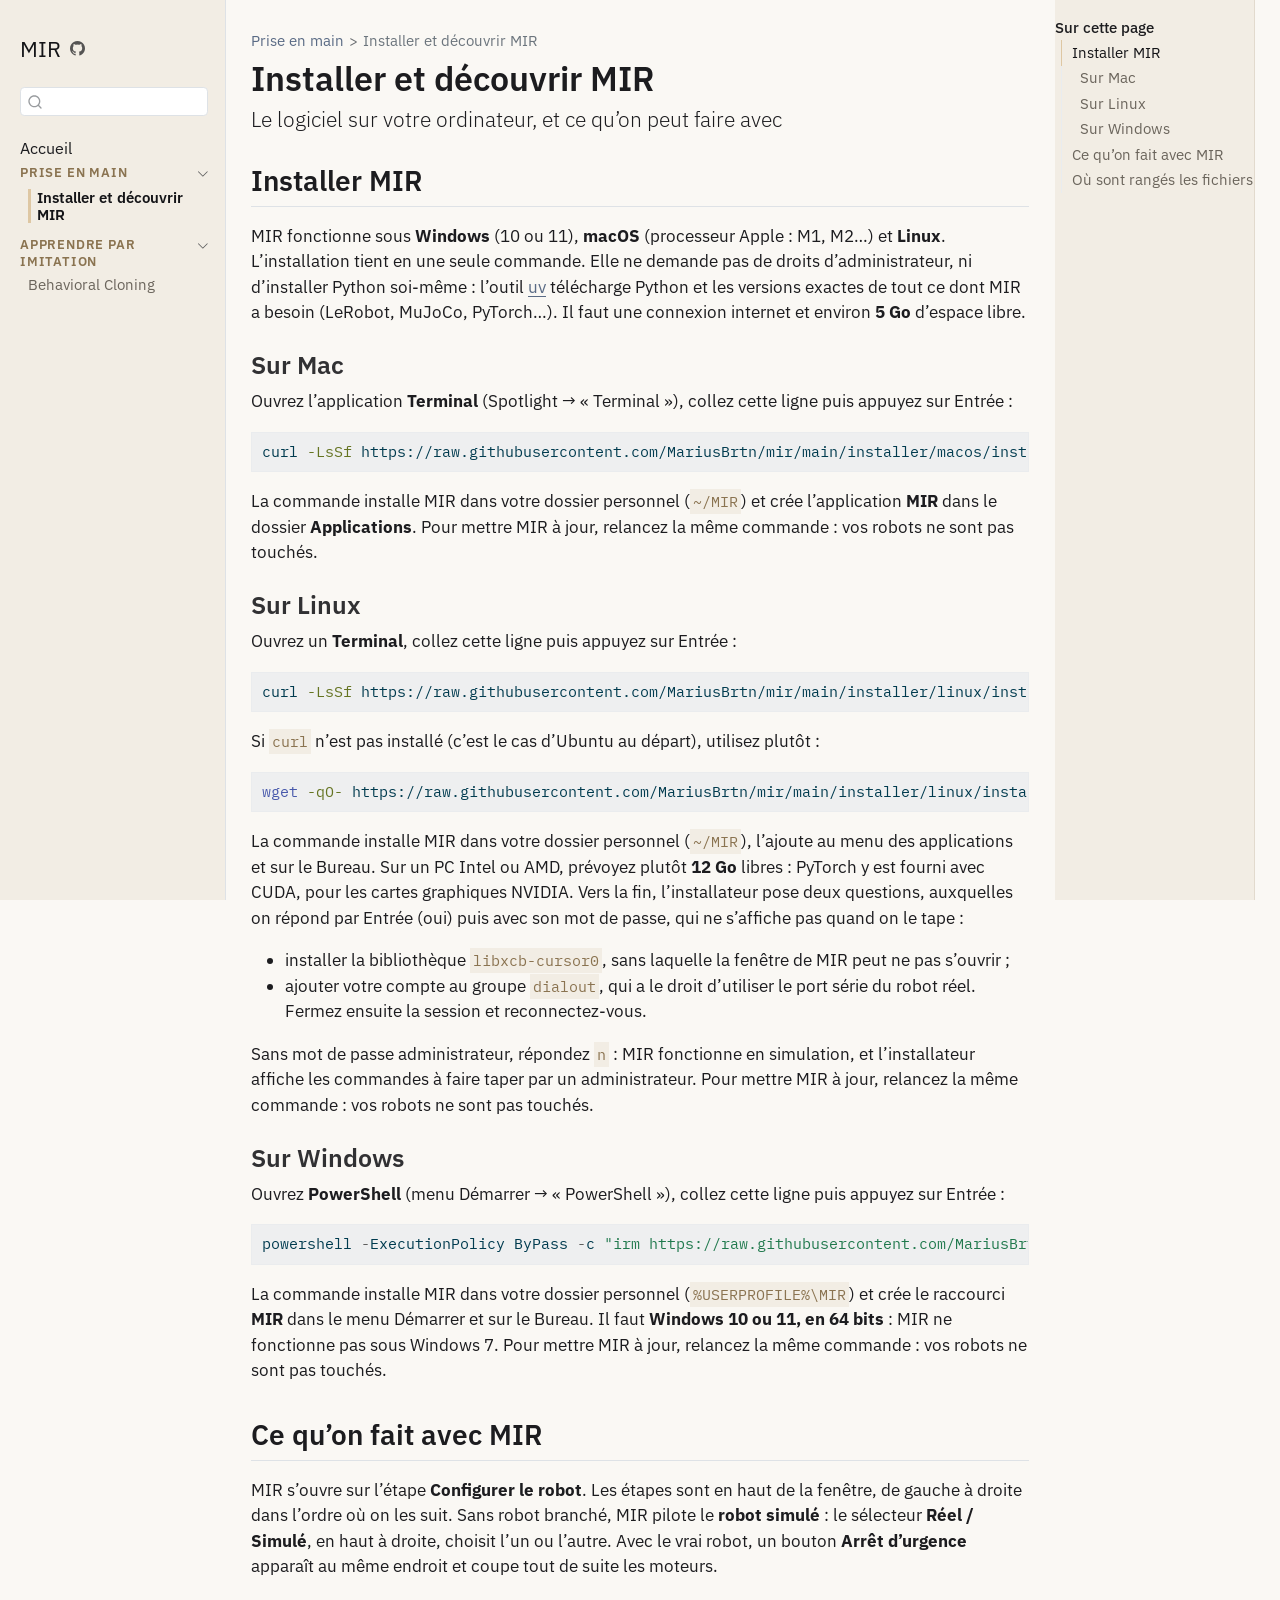
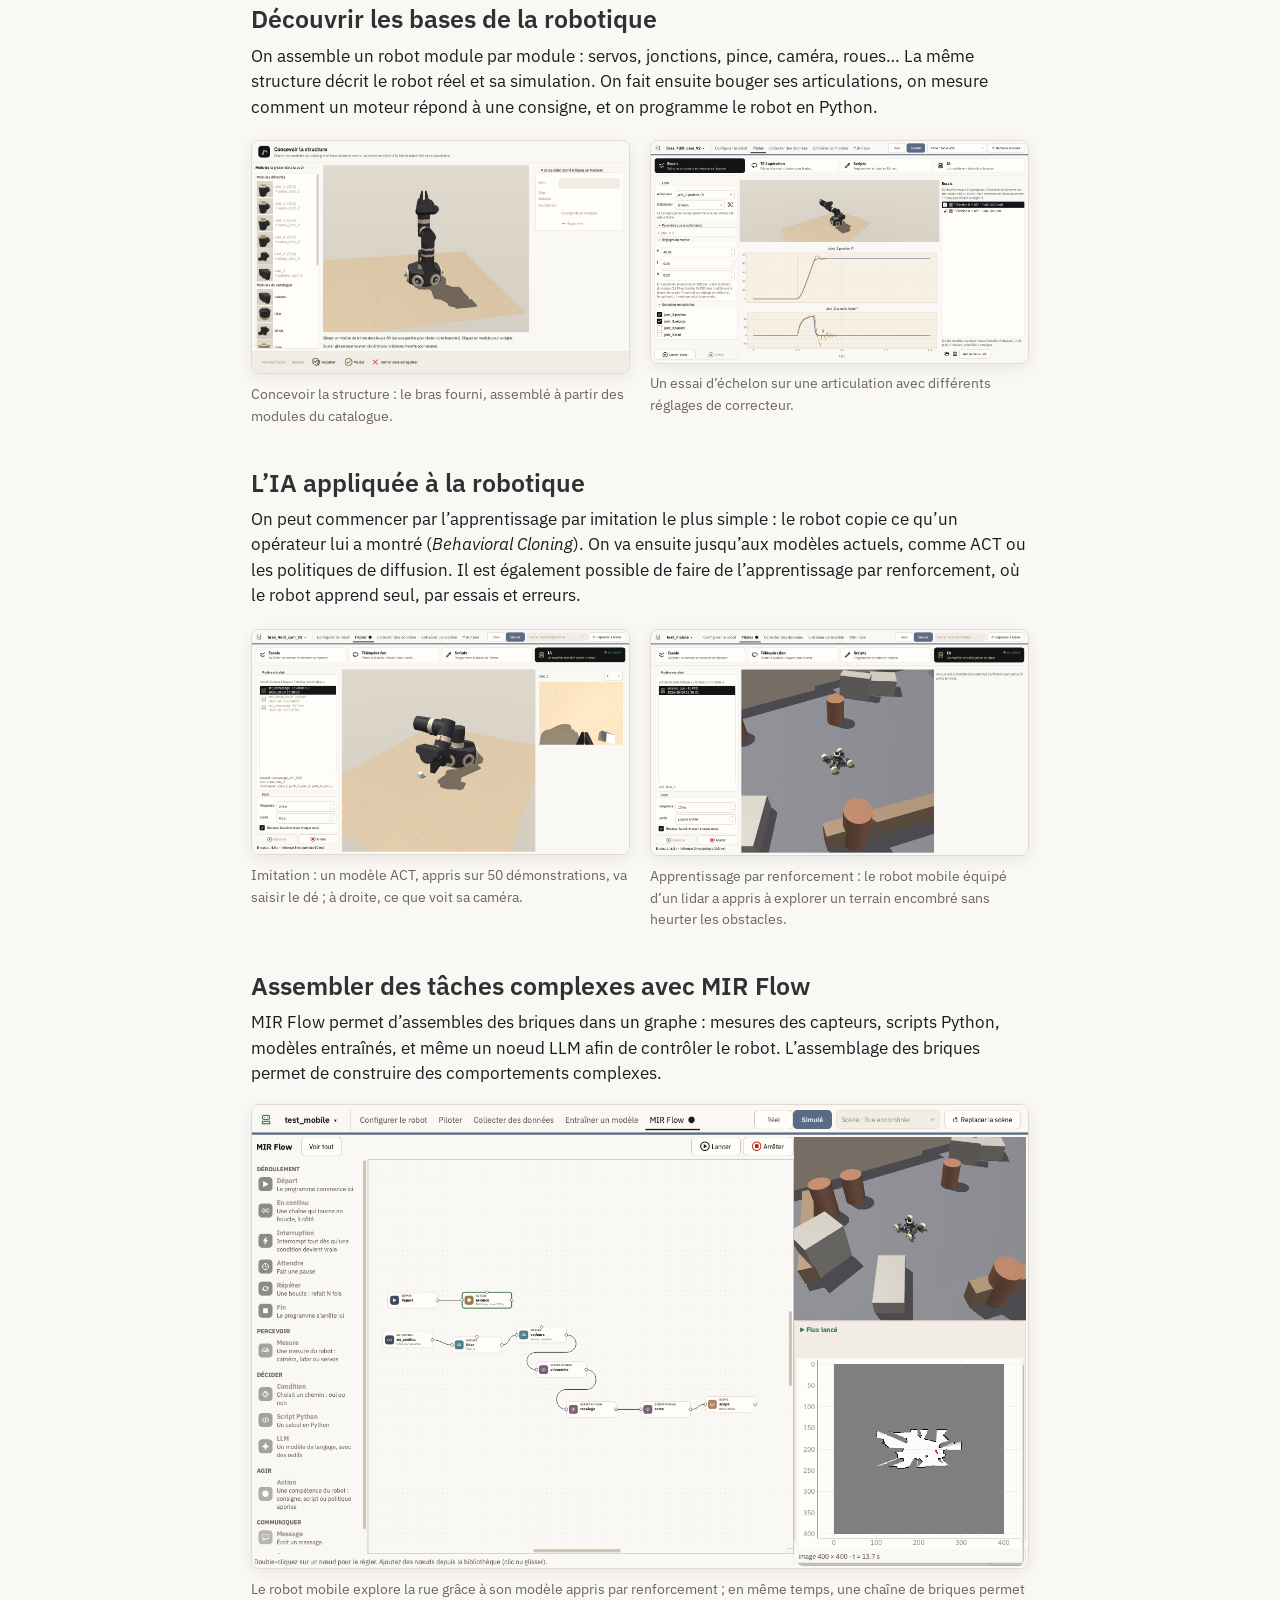
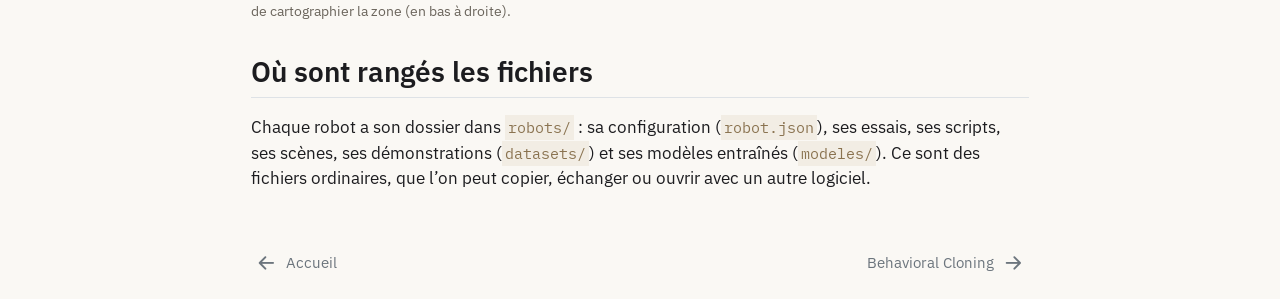
<file: prise-en-main/index.html>
<!DOCTYPE html>
<html xmlns="http://www.w3.org/1999/xhtml" lang="fr" xml:lang="fr"><head>

<meta charset="utf-8">
<meta name="generator" content="quarto-1.10.19">

<meta name="viewport" content="width=device-width, initial-scale=1.0, user-scalable=yes">


<title>Installer et découvrir MIR – MIR</title>
<style>
/* Default styles provided by pandoc.
** See https://pandoc.org/MANUAL.html#variables-for-html for config info.
*/
span.smallcaps{font-variant: small-caps;}
div.columns{display: flex; gap: 1.5em;}
div.column{flex: auto;}
@media screen {
div.columns{gap: min(4vw, 1.5em);}
div.column{overflow-x: auto;}
}
div.hanging-indent{margin-left: 1.5em; text-indent: -1.5em;}
ul.task-list{list-style: none;}
ul.task-list li input[type="checkbox"] {
  width: 0.8em;
  margin: 0 0.8em 0.2em -1em; /* quarto-specific, see https://github.com/quarto-dev/quarto-cli/issues/4556 */ 
  vertical-align: middle;
}
/* CSS for syntax highlighting */
html { -webkit-text-size-adjust: 100%; }
pre > code.sourceCode { white-space: pre; position: relative; }
pre > code.sourceCode > span { display: inline-block; line-height: 1.25; }
pre > code.sourceCode > span:empty { height: 1.2em; }
.sourceCode { overflow: visible; }
code.sourceCode > span { color: inherit; text-decoration: inherit; }
div.sourceCode { margin: 1em 0; }
pre.sourceCode { margin: 0; }
@media screen {
div.sourceCode { overflow: auto; }
}
@media print {
pre > code.sourceCode { white-space: pre-wrap; }
pre > code.sourceCode > span { text-indent: -5em; padding-left: 5em; }
}
pre.numberSource code
  { counter-reset: source-line 0; }
pre.numberSource code > span
  { position: relative; left: -4em; counter-increment: source-line; }
pre.numberSource code > span > a:first-child::before
  { content: counter(source-line);
    position: relative; left: -1em; text-align: right; vertical-align: baseline;
    border: none; display: inline-block;
    -webkit-touch-callout: none; -webkit-user-select: none;
    -khtml-user-select: none; -moz-user-select: none;
    -ms-user-select: none; user-select: none;
    padding: 0 4px; width: 4em;
  }
pre.numberSource { margin-left: 3em;  padding-left: 4px; }
div.sourceCode
  {   }
@media screen {
pre > code.sourceCode > span > a:first-child::before { text-decoration: underline; }
}
</style>


<script src="../site_libs/quarto-nav/quarto-nav.js"></script>
<script src="../site_libs/quarto-nav/headroom.min.js"></script>
<script src="../site_libs/clipboard/clipboard.min.js"></script>
<script src="../site_libs/quarto-search/autocomplete.umd.js"></script>
<script src="../site_libs/quarto-search/fuse.min.js"></script>
<script src="../site_libs/quarto-search/quarto-search.js"></script>
<meta name="quarto:offset" content="../">
<link href="../behavioral-cloning/" rel="next">
<link href="../" rel="prev">
<script src="../site_libs/quarto-html/quarto.js" type="module"></script>
<script src="../site_libs/quarto-html/tabsets/tabsets.js" type="module"></script>
<script src="../site_libs/quarto-html/popper.min.js"></script>
<script src="../site_libs/quarto-html/tippy.umd.min.js"></script>
<script src="../site_libs/quarto-html/anchor.min.js"></script>
<link href="../site_libs/quarto-html/tippy.css" rel="stylesheet">
<link href="../site_libs/quarto-html/quarto-syntax-highlighting-bf27225e3a48a9273f3daa8f8e829971.css" rel="stylesheet" id="quarto-text-highlighting-styles">
<script src="../site_libs/bootstrap/bootstrap.min.js"></script>
<link href="../site_libs/bootstrap/bootstrap-icons.css" rel="stylesheet">
<link href="../site_libs/bootstrap/bootstrap-1bdbca75b362e6c5a8c09207907ff998.min.css" rel="stylesheet" append-hash="true" id="quarto-bootstrap" data-mode="light">
<script src="../site_libs/quarto-contrib/glightbox/glightbox.min.js"></script>
<link href="../site_libs/quarto-contrib/glightbox/glightbox.min.css" rel="stylesheet">
<link href="../site_libs/quarto-contrib/glightbox/lightbox.css" rel="stylesheet">
<script id="quarto-search-options" type="application/json">{
  "location": "sidebar",
  "copy-button": false,
  "collapse-after": 3,
  "panel-placement": "start",
  "type": "textbox",
  "limit": 50,
  "keyboard-shortcut": [
    "f",
    "/",
    "s"
  ],
  "show-item-context": false,
  "language": {
    "search-no-results-text": "Pas de résultats",
    "search-matching-documents-text": "documents trouvés",
    "search-copy-link-title": "Copier le lien vers la recherche",
    "search-hide-matches-text": "Cacher les correspondances additionnelles",
    "search-more-match-text": "correspondance de plus dans ce document",
    "search-more-matches-text": "correspondances de plus dans ce document",
    "search-clear-button-title": "Effacer",
    "search-text-placeholder": "",
    "search-detached-cancel-button-title": "Annuler",
    "search-submit-button-title": "Envoyer",
    "search-label": "Recherche"
  }
}</script>


<link rel="stylesheet" href="../styles.css">
</head>

<body class="nav-sidebar docked quarto-light">

<div id="quarto-search-results"></div>
  <header id="quarto-header" class="headroom fixed-top">
  <nav class="quarto-secondary-nav">
    <div class="container-fluid d-flex">
      <button type="button" class="quarto-btn-toggle btn" data-bs-toggle="collapse" role="button" data-bs-target=".quarto-sidebar-collapse-item" aria-controls="quarto-sidebar" aria-expanded="false" aria-label="Basculer la barre latérale" onclick="if (window.quartoToggleHeadroom) { window.quartoToggleHeadroom(); }">
        <i class="bi bi-layout-text-sidebar-reverse"></i>
      </button>
        <nav class="quarto-page-breadcrumbs" aria-label="breadcrumb"><ol class="breadcrumb"><li class="breadcrumb-item"><a href="../prise-en-main/">Prise en main</a></li><li class="breadcrumb-item"><a href="../prise-en-main/">Installer et découvrir MIR</a></li></ol></nav>
        <a class="flex-grow-1" role="navigation" data-bs-toggle="collapse" data-bs-target=".quarto-sidebar-collapse-item" aria-controls="quarto-sidebar" aria-expanded="false" aria-label="Basculer la barre latérale" onclick="if (window.quartoToggleHeadroom) { window.quartoToggleHeadroom(); }">      
        </a>
      <button type="button" class="btn quarto-search-button" aria-label="Recherche" onclick="window.quartoOpenSearch();">
        <i class="bi bi-search"></i>
      </button>
    </div>
  </nav>
</header>
<!-- content -->
<div id="quarto-content" class="quarto-container page-columns page-rows-contents page-layout-article">
<!-- sidebar -->
  <nav id="quarto-sidebar" class="sidebar collapse collapse-horizontal quarto-sidebar-collapse-item sidebar-navigation docked overflow-auto">
    <div class="pt-lg-2 mt-2 text-left sidebar-header">
    <div class="sidebar-title mb-0 py-0">
      <a href="../">MIR</a> 
        <div class="sidebar-tools-main">
    <a href="https://github.com/MariusBrtn/mir" title="Code source" class="quarto-navigation-tool px-1" aria-label="Code source"><i class="bi bi-github"></i></a>
</div>
    </div>
      </div>
        <div class="mt-2 flex-shrink-0 align-items-center">
        <div class="sidebar-search">
        <div id="quarto-search" class="" title="Recherche"></div>
        </div>
        </div>
    <div class="sidebar-menu-container"> 
    <ul class="list-unstyled mt-1">
        <li class="sidebar-item">
  <div class="sidebar-item-container"> 
  <a href="../" class="sidebar-item-text sidebar-link">
 <span class="menu-text">Accueil</span></a>
  </div>
</li>
        <li class="sidebar-item sidebar-item-section">
      <div class="sidebar-item-container"> 
            <a class="sidebar-item-text sidebar-link text-start" data-bs-toggle="collapse" data-bs-target="#quarto-sidebar-section-1" role="navigation" aria-expanded="true">
 <span class="menu-text">Prise en main</span></a>
          <a class="sidebar-item-toggle text-start" data-bs-toggle="collapse" data-bs-target="#quarto-sidebar-section-1" role="navigation" aria-expanded="true" aria-label="Basculer la section">
            <i class="bi bi-chevron-right ms-2"></i>
          </a> 
      </div>
      <ul id="quarto-sidebar-section-1" class="collapse list-unstyled sidebar-section depth1 show">  
          <li class="sidebar-item">
  <div class="sidebar-item-container"> 
  <a href="../prise-en-main/" class="sidebar-item-text sidebar-link active">
 <span class="menu-text">Installer et découvrir MIR</span></a>
  </div>
</li>
      </ul>
  </li>
        <li class="sidebar-item sidebar-item-section">
      <div class="sidebar-item-container"> 
            <a class="sidebar-item-text sidebar-link text-start" data-bs-toggle="collapse" data-bs-target="#quarto-sidebar-section-2" role="navigation" aria-expanded="true">
 <span class="menu-text">Apprendre par imitation</span></a>
          <a class="sidebar-item-toggle text-start" data-bs-toggle="collapse" data-bs-target="#quarto-sidebar-section-2" role="navigation" aria-expanded="true" aria-label="Basculer la section">
            <i class="bi bi-chevron-right ms-2"></i>
          </a> 
      </div>
      <ul id="quarto-sidebar-section-2" class="collapse list-unstyled sidebar-section depth1 show">  
          <li class="sidebar-item">
  <div class="sidebar-item-container"> 
  <a href="../behavioral-cloning/" class="sidebar-item-text sidebar-link">
 <span class="menu-text">Behavioral Cloning</span></a>
  </div>
</li>
      </ul>
  </li>
    </ul>
    </div>
</nav>
<div id="quarto-sidebar-glass" class="quarto-sidebar-collapse-item" data-bs-toggle="collapse" data-bs-target=".quarto-sidebar-collapse-item"></div>
<!-- margin-sidebar -->
    <div id="quarto-margin-sidebar" class="sidebar margin-sidebar">
        <nav id="TOC" role="doc-toc" class="toc-active">
    <h2 id="toc-title">Sur cette page</h2>
   
  <ul>
  <li><a href="#installer-mir" id="toc-installer-mir" class="nav-link active" data-scroll-target="#installer-mir">Installer MIR</a>
  <ul class="collapse">
  <li><a href="#sur-mac" id="toc-sur-mac" class="nav-link" data-scroll-target="#sur-mac">Sur Mac</a></li>
  <li><a href="#sur-linux" id="toc-sur-linux" class="nav-link" data-scroll-target="#sur-linux">Sur Linux</a></li>
  <li><a href="#sur-windows" id="toc-sur-windows" class="nav-link" data-scroll-target="#sur-windows">Sur Windows</a></li>
  </ul></li>
  <li><a href="#ce-quon-fait-avec-mir" id="toc-ce-quon-fait-avec-mir" class="nav-link" data-scroll-target="#ce-quon-fait-avec-mir">Ce qu’on fait avec MIR</a>
  <ul class="collapse">
  <li><a href="#découvrir-les-bases-de-la-robotique" id="toc-découvrir-les-bases-de-la-robotique" class="nav-link" data-scroll-target="#découvrir-les-bases-de-la-robotique">Découvrir les bases de la robotique</a></li>
  <li><a href="#lia-appliquée-à-la-robotique" id="toc-lia-appliquée-à-la-robotique" class="nav-link" data-scroll-target="#lia-appliquée-à-la-robotique">L’IA appliquée à la robotique</a></li>
  <li><a href="#assembler-des-tâches-complexes-avec-mir-flow" id="toc-assembler-des-tâches-complexes-avec-mir-flow" class="nav-link" data-scroll-target="#assembler-des-tâches-complexes-avec-mir-flow">Assembler des tâches complexes avec MIR Flow</a></li>
  </ul></li>
  <li><a href="#où-sont-rangés-les-fichiers" id="toc-où-sont-rangés-les-fichiers" class="nav-link" data-scroll-target="#où-sont-rangés-les-fichiers">Où sont rangés les fichiers</a></li>
  </ul>
</nav>
    </div>
<!-- main -->
<main class="content" id="quarto-document-content">

<header id="title-block-header" class="quarto-title-block default"><nav class="quarto-page-breadcrumbs quarto-title-breadcrumbs d-none d-lg-block" aria-label="breadcrumb"><ol class="breadcrumb"><li class="breadcrumb-item"><a href="../prise-en-main/">Prise en main</a></li><li class="breadcrumb-item"><a href="../prise-en-main/">Installer et découvrir MIR</a></li></ol></nav>
<div class="quarto-title">
<h1 class="title">Installer et découvrir MIR</h1>
<p class="subtitle lead">Le logiciel sur votre ordinateur, et ce qu’on peut faire avec</p>
</div>



<div class="quarto-title-meta">

    
  
    
  </div>
  


</header>


<section id="installer-mir" class="level2">
<h2 class="anchored" data-anchor-id="installer-mir">Installer MIR</h2>
<p>MIR fonctionne sous <strong>Windows</strong> (10 ou 11), <strong>macOS</strong> (processeur Apple : M1, M2…) et <strong>Linux</strong>. L’installation tient en une seule commande. Elle ne demande pas de droits d’administrateur, ni d’installer Python soi-même : l’outil <a href="https://docs.astral.sh/uv/">uv</a> télécharge Python et les versions exactes de tout ce dont MIR a besoin (LeRobot, MuJoCo, PyTorch…). Il faut une connexion internet et environ <strong>5 Go</strong> d’espace libre.</p>
<section id="sur-mac" class="level3">
<h3 class="anchored" data-anchor-id="sur-mac">Sur Mac</h3>
<p>Ouvrez l’application <strong>Terminal</strong> (Spotlight → « Terminal »), collez cette ligne puis appuyez sur Entrée :</p>
<div class="code-copy-outer-scaffold"><div class="sourceCode" id="cb1"><pre class="sourceCode bash code-with-copy"><code class="sourceCode bash"><span id="cb1-1"><a href="#cb1-1" aria-hidden="true" tabindex="-1"></a><span class="ex">curl</span> <span class="at">-LsSf</span> https://raw.githubusercontent.com/MariusBrtn/mir/main/installer/macos/install_mir.sh <span class="kw">|</span> <span class="fu">bash</span></span></code></pre></div><button title="Copier vers le presse-papier" class="code-copy-button"><i class="bi"></i></button></div>
<p>La commande installe MIR dans votre dossier personnel (<code>~/MIR</code>) et crée l’application <strong>MIR</strong> dans le dossier <strong>Applications</strong>. Pour mettre MIR à jour, relancez la même commande : vos robots ne sont pas touchés.</p>
</section>
<section id="sur-linux" class="level3">
<h3 class="anchored" data-anchor-id="sur-linux">Sur Linux</h3>
<p>Ouvrez un <strong>Terminal</strong>, collez cette ligne puis appuyez sur Entrée :</p>
<div class="code-copy-outer-scaffold"><div class="sourceCode" id="cb2"><pre class="sourceCode bash code-with-copy"><code class="sourceCode bash"><span id="cb2-1"><a href="#cb2-1" aria-hidden="true" tabindex="-1"></a><span class="ex">curl</span> <span class="at">-LsSf</span> https://raw.githubusercontent.com/MariusBrtn/mir/main/installer/linux/install_mir.sh <span class="kw">|</span> <span class="fu">bash</span></span></code></pre></div><button title="Copier vers le presse-papier" class="code-copy-button"><i class="bi"></i></button></div>
<p>Si <code>curl</code> n’est pas installé (c’est le cas d’Ubuntu au départ), utilisez plutôt :</p>
<div class="code-copy-outer-scaffold"><div class="sourceCode" id="cb3"><pre class="sourceCode bash code-with-copy"><code class="sourceCode bash"><span id="cb3-1"><a href="#cb3-1" aria-hidden="true" tabindex="-1"></a><span class="fu">wget</span> <span class="at">-qO-</span> https://raw.githubusercontent.com/MariusBrtn/mir/main/installer/linux/install_mir.sh <span class="kw">|</span> <span class="fu">bash</span></span></code></pre></div><button title="Copier vers le presse-papier" class="code-copy-button"><i class="bi"></i></button></div>
<p>La commande installe MIR dans votre dossier personnel (<code>~/MIR</code>), l’ajoute au menu des applications et sur le Bureau. Sur un PC Intel ou AMD, prévoyez plutôt <strong>12 Go</strong> libres : PyTorch y est fourni avec CUDA, pour les cartes graphiques NVIDIA. Vers la fin, l’installateur pose deux questions, auxquelles on répond par Entrée (oui) puis avec son mot de passe, qui ne s’affiche pas quand on le tape :</p>
<ul>
<li>installer la bibliothèque <code>libxcb-cursor0</code>, sans laquelle la fenêtre de MIR peut ne pas s’ouvrir ;</li>
<li>ajouter votre compte au groupe <code>dialout</code>, qui a le droit d’utiliser le port série du robot réel. Fermez ensuite la session et reconnectez-vous.</li>
</ul>
<p>Sans mot de passe administrateur, répondez <code>n</code> : MIR fonctionne en simulation, et l’installateur affiche les commandes à faire taper par un administrateur. Pour mettre MIR à jour, relancez la même commande : vos robots ne sont pas touchés.</p>
</section>
<section id="sur-windows" class="level3">
<h3 class="anchored" data-anchor-id="sur-windows">Sur Windows</h3>
<p>Ouvrez <strong>PowerShell</strong> (menu Démarrer → « PowerShell »), collez cette ligne puis appuyez sur Entrée :</p>
<div class="code-copy-outer-scaffold"><div class="sourceCode" id="cb4"><pre class="sourceCode powershell code-with-copy"><code class="sourceCode powershell"><span id="cb4-1"><a href="#cb4-1" aria-hidden="true" tabindex="-1"></a>powershell <span class="op">-</span>ExecutionPolicy ByPass <span class="op">-</span>c <span class="st">"irm https://raw.githubusercontent.com/MariusBrtn/mir/main/installer/windows/install_mir.ps1 | iex"</span></span></code></pre></div><button title="Copier vers le presse-papier" class="code-copy-button"><i class="bi"></i></button></div>
<p>La commande installe MIR dans votre dossier personnel (<code>%USERPROFILE%\MIR</code>) et crée le raccourci <strong>MIR</strong> dans le menu Démarrer et sur le Bureau. Il faut <strong>Windows 10 ou 11, en 64 bits</strong> : MIR ne fonctionne pas sous Windows 7. Pour mettre MIR à jour, relancez la même commande : vos robots ne sont pas touchés.</p>
</section>
</section>
<section id="ce-quon-fait-avec-mir" class="level2">
<h2 class="anchored" data-anchor-id="ce-quon-fait-avec-mir">Ce qu’on fait avec MIR</h2>
<p>MIR s’ouvre sur l’étape <strong>Configurer le robot</strong>. Les étapes sont en haut de la fenêtre, de gauche à droite dans l’ordre où on les suit. Sans robot branché, MIR pilote le <strong>robot simulé</strong> : le sélecteur <strong>Réel / Simulé</strong>, en haut à droite, choisit l’un ou l’autre. Avec le vrai robot, un bouton <strong>Arrêt d’urgence</strong> apparaît au même endroit et coupe tout de suite les moteurs.</p>
<section id="découvrir-les-bases-de-la-robotique" class="level3">
<h3 class="anchored" data-anchor-id="découvrir-les-bases-de-la-robotique">Découvrir les bases de la robotique</h3>
<p>On assemble un robot module par module : servos, jonctions, pince, caméra, roues… La même structure décrit le robot réel et sa simulation. On fait ensuite bouger ses articulations, on mesure comment un moteur répond à une consigne, et on programme le robot en Python.</p>
<div class="quarto-layout-panel" data-layout-ncol="2">
<div class="quarto-layout-row">
<div class="quarto-layout-cell" style="flex-basis: 50.0%;justify-content: flex-start;">
<div class="quarto-figure quarto-figure-center">
<figure class="figure">
<p><a href="../images/appli/structure.png" class="lightbox" data-gallery="bases" title="Concevoir la structure : le bras fourni, assemblé à partir des modules du catalogue."><img src="../images/appli/structure.png" class="capture img-fluid figure-img" alt="Concevoir la structure : le bras fourni, assemblé à partir des modules du catalogue."></a></p>
<figcaption>Concevoir la structure : le bras fourni, assemblé à partir des modules du catalogue.</figcaption>
</figure>
</div>
</div>
<div class="quarto-layout-cell" style="flex-basis: 50.0%;justify-content: flex-start;">
<div class="quarto-figure quarto-figure-center">
<figure class="figure">
<p><a href="../images/appli/essai-echelon.png" class="lightbox" data-gallery="bases" title="Un essai d’échelon sur une articulation avec différents réglages de correcteur."><img src="../images/appli/essai-echelon.png" class="capture img-fluid figure-img" alt="Un essai d’échelon sur une articulation avec différents réglages de correcteur."></a></p>
<figcaption>Un essai d’échelon sur une articulation avec différents réglages de correcteur.</figcaption>
</figure>
</div>
</div>
</div>
</div>
</section>
<section id="lia-appliquée-à-la-robotique" class="level3">
<h3 class="anchored" data-anchor-id="lia-appliquée-à-la-robotique">L’IA appliquée à la robotique</h3>
<p>On peut commencer par l’apprentissage par imitation le plus simple : le robot copie ce qu’un opérateur lui a montré (<em>Behavioral Cloning</em>). On va ensuite jusqu’aux modèles actuels, comme ACT ou les politiques de diffusion. Il est également possible de faire de l’apprentissage par renforcement, où le robot apprend seul, par essais et erreurs.</p>
<div class="quarto-layout-panel" data-layout-ncol="2">
<div class="quarto-layout-row">
<div class="quarto-layout-cell" style="flex-basis: 50.0%;justify-content: flex-start;">
<div class="quarto-figure quarto-figure-center">
<figure class="figure">
<p><a href="../images/appli/imitation.png" class="lightbox" data-gallery="ia" title="Imitation : un modèle ACT, appris sur 50 démonstrations, va saisir le dé ; à droite, ce que voit sa caméra."><img src="../images/appli/imitation.png" class="capture img-fluid figure-img" alt="Imitation : un modèle ACT, appris sur 50 démonstrations, va saisir le dé ; à droite, ce que voit sa caméra."></a></p>
<figcaption>Imitation : un modèle ACT, appris sur 50 démonstrations, va saisir le dé ; à droite, ce que voit sa caméra.</figcaption>
</figure>
</div>
</div>
<div class="quarto-layout-cell" style="flex-basis: 50.0%;justify-content: flex-start;">
<div class="quarto-figure quarto-figure-center">
<figure class="figure">
<p><a href="../images/appli/renforcement.png" class="lightbox" data-gallery="ia" title="Apprentissage par renforcement : le robot mobile équipé d’un lidar a appris à explorer un terrain encombré sans heurter les obstacles."><img src="../images/appli/renforcement.png" class="capture img-fluid figure-img" alt="Apprentissage par renforcement : le robot mobile équipé d’un lidar a appris à explorer un terrain encombré sans heurter les obstacles."></a></p>
<figcaption>Apprentissage par renforcement : le robot mobile équipé d’un lidar a appris à explorer un terrain encombré sans heurter les obstacles.</figcaption>
</figure>
</div>
</div>
</div>
</div>
</section>
<section id="assembler-des-tâches-complexes-avec-mir-flow" class="level3">
<h3 class="anchored" data-anchor-id="assembler-des-tâches-complexes-avec-mir-flow">Assembler des tâches complexes avec MIR Flow</h3>
<p>MIR Flow permet d’assembles des briques dans un graphe : mesures des capteurs, scripts Python, modèles entraînés, et même un noeud LLM afin de contrôler le robot. L’assemblage des briques permet de construire des comportements complexes.</p>
<div class="quarto-figure quarto-figure-center">
<figure class="figure">
<p><a href="../images/appli/mir-flow.png" class="lightbox" data-gallery="flow" title="Le robot mobile explore la rue grâce à son modèle appris par renforcement ; en même temps, une chaîne de briques permet de cartographier la zone (en bas à droite)."><img src="../images/appli/mir-flow.png" class="capture img-fluid figure-img" alt="Le robot mobile explore la rue grâce à son modèle appris par renforcement ; en même temps, une chaîne de briques permet de cartographier la zone (en bas à droite)."></a></p>
<figcaption>Le robot mobile explore la rue grâce à son modèle appris par renforcement ; en même temps, une chaîne de briques permet de cartographier la zone (en bas à droite).</figcaption>
</figure>
</div>
</section>
</section>
<section id="où-sont-rangés-les-fichiers" class="level2">
<h2 class="anchored" data-anchor-id="où-sont-rangés-les-fichiers">Où sont rangés les fichiers</h2>
<p>Chaque robot a son dossier dans <code>robots/</code> : sa configuration (<code>robot.json</code>), ses essais, ses scripts, ses scènes, ses démonstrations (<code>datasets/</code>) et ses modèles entraînés (<code>modeles/</code>). Ce sont des fichiers ordinaires, que l’on peut copier, échanger ou ouvrir avec un autre logiciel.</p>


</section>

</main> <!-- /main -->
<script id="quarto-html-after-body" type="application/javascript">
  window.document.addEventListener("DOMContentLoaded", function (event) {
    const icon = "";
    const anchorJS = new window.AnchorJS();
    anchorJS.options = {
      placement: 'right',
      icon: icon
    };
    anchorJS.add('.anchored');
    const isCodeAnnotation = (el) => {
      for (const clz of el.classList) {
        if (clz.startsWith('code-annotation-')) {                     
          return true;
        }
      }
      return false;
    }
    const onCopySuccess = function(e) {
      // button target
      const button = e.trigger;
      // don't keep focus
      button.blur();
      // flash "checked"
      button.classList.add('code-copy-button-checked');
      var currentTitle = button.getAttribute("title");
      button.setAttribute("title", "Copié");
      let tooltip;
      if (window.bootstrap) {
        button.setAttribute("data-bs-toggle", "tooltip");
        button.setAttribute("data-bs-placement", "left");
        button.setAttribute("data-bs-title", "Copié");
        tooltip = new bootstrap.Tooltip(button, 
          { trigger: "manual", 
            customClass: "code-copy-button-tooltip",
            offset: [0, -8]});
        tooltip.show();    
      }
      setTimeout(function() {
        if (tooltip) {
          tooltip.hide();
          button.removeAttribute("data-bs-title");
          button.removeAttribute("data-bs-toggle");
          button.removeAttribute("data-bs-placement");
        }
        button.setAttribute("title", currentTitle);
        button.classList.remove('code-copy-button-checked');
      }, 1000);
      // clear code selection
      e.clearSelection();
    }
    const getTextToCopy = function(trigger) {
      const outerScaffold = trigger.parentElement.cloneNode(true);
      const codeEl = outerScaffold.querySelector('code');
      for (const childEl of codeEl.children) {
        if (isCodeAnnotation(childEl)) {
          childEl.remove();
        }
      }
      return codeEl.innerText;
    }
    const clipboard = new window.ClipboardJS('.code-copy-button:not([data-in-quarto-modal])', {
      text: getTextToCopy
    });
    clipboard.on('success', onCopySuccess);
    if (window.document.getElementById('quarto-embedded-source-code-modal')) {
      const clipboardModal = new window.ClipboardJS('.code-copy-button[data-in-quarto-modal]', {
        text: getTextToCopy,
        container: window.document.getElementById('quarto-embedded-source-code-modal')
      });
      clipboardModal.on('success', onCopySuccess);
    }
      var localhostRegex = new RegExp(/^(?:http|https):\/\/localhost\:?[0-9]*\//);
      var mailtoRegex = new RegExp(/^mailto:/);
        var filterRegex = new RegExp('/' + window.location.host + '/');
      var isInternal = (href) => {
          return filterRegex.test(href) || localhostRegex.test(href) || mailtoRegex.test(href);
      }
      // Inspect non-navigation links and adorn them if external
     var links = window.document.querySelectorAll('a[href]:not(.nav-link):not(.navbar-brand):not(.toc-action):not(.sidebar-link):not(.sidebar-item-toggle):not(.pagination-link):not(.no-external):not([aria-hidden]):not(.dropdown-item):not(.quarto-navigation-tool):not(.about-link)');
      for (var i=0; i<links.length; i++) {
        const link = links[i];
        if (!isInternal(link.href)) {
          // undo the damage that might have been done by quarto-nav.js in the case of
          // links that we want to consider external
          if (link.dataset.originalHref !== undefined) {
            link.href = link.dataset.originalHref;
          }
        }
      }
    function tippyHover(el, contentFn, onTriggerFn, onUntriggerFn) {
      const config = {
        allowHTML: true,
        maxWidth: 500,
        delay: 100,
        arrow: false,
        appendTo: function(el) {
            return el.parentElement;
        },
        interactive: true,
        interactiveBorder: 10,
        theme: 'quarto',
        placement: 'bottom-start',
      };
      if (contentFn) {
        config.content = contentFn;
      }
      if (onTriggerFn) {
        config.onTrigger = onTriggerFn;
      }
      if (onUntriggerFn) {
        config.onUntrigger = onUntriggerFn;
      }
      window.tippy(el, config); 
    }
    const noterefs = window.document.querySelectorAll('a[role="doc-noteref"]');
    for (var i=0; i<noterefs.length; i++) {
      const ref = noterefs[i];
      tippyHover(ref, function() {
        // use id or data attribute instead here
        let href = ref.getAttribute('data-footnote-href') || ref.getAttribute('href');
        try { href = new URL(href).hash; } catch {}
        const id = href.replace(/^#\/?/, "");
        const note = window.document.getElementById(id);
        if (note) {
          return note.innerHTML;
        } else {
          return "";
        }
      });
    }
    const xrefs = window.document.querySelectorAll('a.quarto-xref');
    const processXRef = (id, note) => {
      // Strip column container classes
      const stripColumnClz = (el) => {
        el.classList.remove("page-full", "page-columns");
        if (el.children) {
          for (const child of el.children) {
            stripColumnClz(child);
          }
        }
      }
      stripColumnClz(note)
      if (id === null || id.startsWith('sec-')) {
        // Special case sections, only their first couple elements
        const container = document.createElement("div");
        if (note.children && note.children.length > 2) {
          container.appendChild(note.children[0].cloneNode(true));
          for (let i = 1; i < note.children.length; i++) {
            const child = note.children[i];
            if (child.tagName === "P" && child.innerText === "") {
              continue;
            } else {
              container.appendChild(child.cloneNode(true));
              break;
            }
          }
          if (window.Quarto?.typesetMath) {
            window.Quarto.typesetMath(container);
          }
          return container.innerHTML
        } else {
          if (window.Quarto?.typesetMath) {
            window.Quarto.typesetMath(note);
          }
          return note.innerHTML;
        }
      } else {
        // Remove any anchor links if they are present
        const anchorLink = note.querySelector('a.anchorjs-link');
        if (anchorLink) {
          anchorLink.remove();
        }
        if (window.Quarto?.typesetMath) {
          window.Quarto.typesetMath(note);
        }
        if (note.classList.contains("callout")) {
          return note.outerHTML;
        } else {
          return note.innerHTML;
        }
      }
    }
    for (var i=0; i<xrefs.length; i++) {
      const xref = xrefs[i];
      tippyHover(xref, undefined, function(instance) {
        instance.disable();
        let url = xref.getAttribute('href');
        let hash = undefined; 
        if (url.startsWith('#')) {
          hash = url;
        } else {
          try { hash = new URL(url).hash; } catch {}
        }
        if (hash) {
          const id = hash.replace(/^#\/?/, "");
          const note = window.document.getElementById(id);
          if (note !== null) {
            try {
              const html = processXRef(id, note.cloneNode(true));
              instance.setContent(html);
            } finally {
              instance.enable();
              instance.show();
            }
          } else {
            // See if we can fetch this
            fetch(url.split('#')[0])
            .then(res => res.text())
            .then(html => {
              const parser = new DOMParser();
              const htmlDoc = parser.parseFromString(html, "text/html");
              const note = htmlDoc.getElementById(id);
              if (note !== null) {
                const html = processXRef(id, note);
                instance.setContent(html);
              } 
            }).finally(() => {
              instance.enable();
              instance.show();
            });
          }
        } else {
          // See if we can fetch a full url (with no hash to target)
          // This is a special case and we should probably do some content thinning / targeting
          fetch(url)
          .then(res => res.text())
          .then(html => {
            const parser = new DOMParser();
            const htmlDoc = parser.parseFromString(html, "text/html");
            const note = htmlDoc.querySelector('main.content');
            if (note !== null) {
              // This should only happen for chapter cross references
              // (since there is no id in the URL)
              // remove the first header
              if (note.children.length > 0 && note.children[0].tagName === "HEADER") {
                note.children[0].remove();
              }
              const html = processXRef(null, note);
              instance.setContent(html);
            } 
          }).finally(() => {
            instance.enable();
            instance.show();
          });
        }
      }, function(instance) {
      });
    }
        let selectedAnnoteEl;
        const selectorForAnnotation = ( cell, annotation) => {
          let cellAttr = 'data-code-cell="' + cell + '"';
          let lineAttr = 'data-code-annotation="' +  annotation + '"';
          const selector = 'span[' + cellAttr + '][' + lineAttr + ']';
          return selector;
        }
        const selectCodeLines = (annoteEl) => {
          const doc = window.document;
          const targetCell = annoteEl.getAttribute("data-target-cell");
          const targetAnnotation = annoteEl.getAttribute("data-target-annotation");
          const annoteSpan = window.document.querySelector(selectorForAnnotation(targetCell, targetAnnotation));
          const lines = annoteSpan.getAttribute("data-code-lines").split(",");
          const lineIds = lines.map((line) => {
            return targetCell + "-" + line;
          })
          let top = null;
          let height = null;
          let parent = null;
          if (lineIds.length > 0) {
              //compute the position of the single el (top and bottom and make a div)
              const el = window.document.getElementById(lineIds[0]);
              top = el.offsetTop;
              height = el.offsetHeight;
              parent = el.parentElement.parentElement;
            if (lineIds.length > 1) {
              const lastEl = window.document.getElementById(lineIds[lineIds.length - 1]);
              const bottom = lastEl.offsetTop + lastEl.offsetHeight;
              height = bottom - top;
            }
            if (top !== null && height !== null && parent !== null) {
              // cook up a div (if necessary) and position it 
              let div = window.document.getElementById("code-annotation-line-highlight");
              if (div === null) {
                div = window.document.createElement("div");
                div.setAttribute("id", "code-annotation-line-highlight");
                div.style.position = 'absolute';
                parent.appendChild(div);
              }
              div.style.top = top - 2 + "px";
              div.style.height = height + 4 + "px";
              div.style.left = 0;
              let gutterDiv = window.document.getElementById("code-annotation-line-highlight-gutter");
              if (gutterDiv === null) {
                gutterDiv = window.document.createElement("div");
                gutterDiv.setAttribute("id", "code-annotation-line-highlight-gutter");
                gutterDiv.style.position = 'absolute';
                const codeCell = window.document.getElementById(targetCell);
                const gutter = codeCell.querySelector('.code-annotation-gutter');
                gutter.appendChild(gutterDiv);
              }
              gutterDiv.style.top = top - 2 + "px";
              gutterDiv.style.height = height + 4 + "px";
            }
            selectedAnnoteEl = annoteEl;
          }
        };
        const unselectCodeLines = () => {
          const elementsIds = ["code-annotation-line-highlight", "code-annotation-line-highlight-gutter"];
          elementsIds.forEach((elId) => {
            const div = window.document.getElementById(elId);
            if (div) {
              div.remove();
            }
          });
          selectedAnnoteEl = undefined;
        };
          // Handle positioning of the toggle
      window.addEventListener(
        "resize",
        throttle(() => {
          elRect = undefined;
          if (selectedAnnoteEl) {
            selectCodeLines(selectedAnnoteEl);
          }
        }, 10)
      );
      function throttle(fn, ms) {
      let throttle = false;
      let timer;
        return (...args) => {
          if(!throttle) { // first call gets through
              fn.apply(this, args);
              throttle = true;
          } else { // all the others get throttled
              if(timer) clearTimeout(timer); // cancel #2
              timer = setTimeout(() => {
                fn.apply(this, args);
                timer = throttle = false;
              }, ms);
          }
        };
      }
        // Attach click handler to the DT
        const annoteDls = window.document.querySelectorAll('dt[data-target-cell]');
        for (const annoteDlNode of annoteDls) {
          annoteDlNode.addEventListener('click', (event) => {
            const clickedEl = event.target;
            if (clickedEl !== selectedAnnoteEl) {
              unselectCodeLines();
              const activeEl = window.document.querySelector('dt[data-target-cell].code-annotation-active');
              if (activeEl) {
                activeEl.classList.remove('code-annotation-active');
              }
              selectCodeLines(clickedEl);
              clickedEl.classList.add('code-annotation-active');
            } else {
              // Unselect the line
              unselectCodeLines();
              clickedEl.classList.remove('code-annotation-active');
            }
          });
        }
    const findCites = (el) => {
      const parentEl = el.parentElement;
      if (parentEl) {
        const cites = parentEl.dataset.cites;
        if (cites) {
          return {
            el,
            cites: cites.split(' ')
          };
        } else {
          return findCites(el.parentElement)
        }
      } else {
        return undefined;
      }
    };
    var bibliorefs = window.document.querySelectorAll('a[role="doc-biblioref"]');
    for (var i=0; i<bibliorefs.length; i++) {
      const ref = bibliorefs[i];
      const citeInfo = findCites(ref);
      if (citeInfo) {
        tippyHover(citeInfo.el, function() {
          var popup = window.document.createElement('div');
          citeInfo.cites.forEach(function(cite) {
            var citeDiv = window.document.createElement('div');
            citeDiv.classList.add('hanging-indent');
            citeDiv.classList.add('csl-entry');
            var biblioDiv = window.document.getElementById('ref-' + cite);
            if (biblioDiv) {
              citeDiv.innerHTML = biblioDiv.innerHTML;
            }
            popup.appendChild(citeDiv);
          });
          return popup.innerHTML;
        });
      }
    }
  });
  </script>
<nav class="page-navigation">
  <div class="nav-page nav-page-previous">
      <a href="../" class="pagination-link" aria-label="Accueil">
        <i class="bi bi-arrow-left-short"></i> <span class="nav-page-text">Accueil</span>
      </a>          
  </div>
  <div class="nav-page nav-page-next">
      <a href="../behavioral-cloning/" class="pagination-link" aria-label="Behavioral Cloning">
        <span class="nav-page-text">Behavioral Cloning</span> <i class="bi bi-arrow-right-short"></i>
      </a>
  </div>
</nav>
</div> <!-- /content -->
<script>var lightboxQuarto = GLightbox({"closeEffect":"zoom","descPosition":"bottom","loop":false,"openEffect":"zoom","selector":".lightbox"});
(function() {
  let previousOnload = window.onload;
  window.onload = () => {
    if (previousOnload) {
      previousOnload();
    }
    lightboxQuarto.on('slide_before_load', (data) => {
      const { slideIndex, slideNode, slideConfig, player, trigger } = data;
      const href = trigger.getAttribute('href');
      if (href !== null) {
        const imgEl = window.document.querySelector(`a[href="${href}"] img`);
        if (imgEl !== null) {
          const srcAttr = imgEl.getAttribute("src");
          if (srcAttr && srcAttr.startsWith("data:")) {
            slideConfig.href = srcAttr;
          }
        }
      } 
    });
  
    lightboxQuarto.on('slide_after_load', (data) => {
      const { slideIndex, slideNode, slideConfig, player, trigger } = data;
      if (window.Quarto?.typesetMath) {
        window.Quarto.typesetMath(slideNode);
      }
    });
  
  };
  
})();
          </script>




</body></html>
</file>
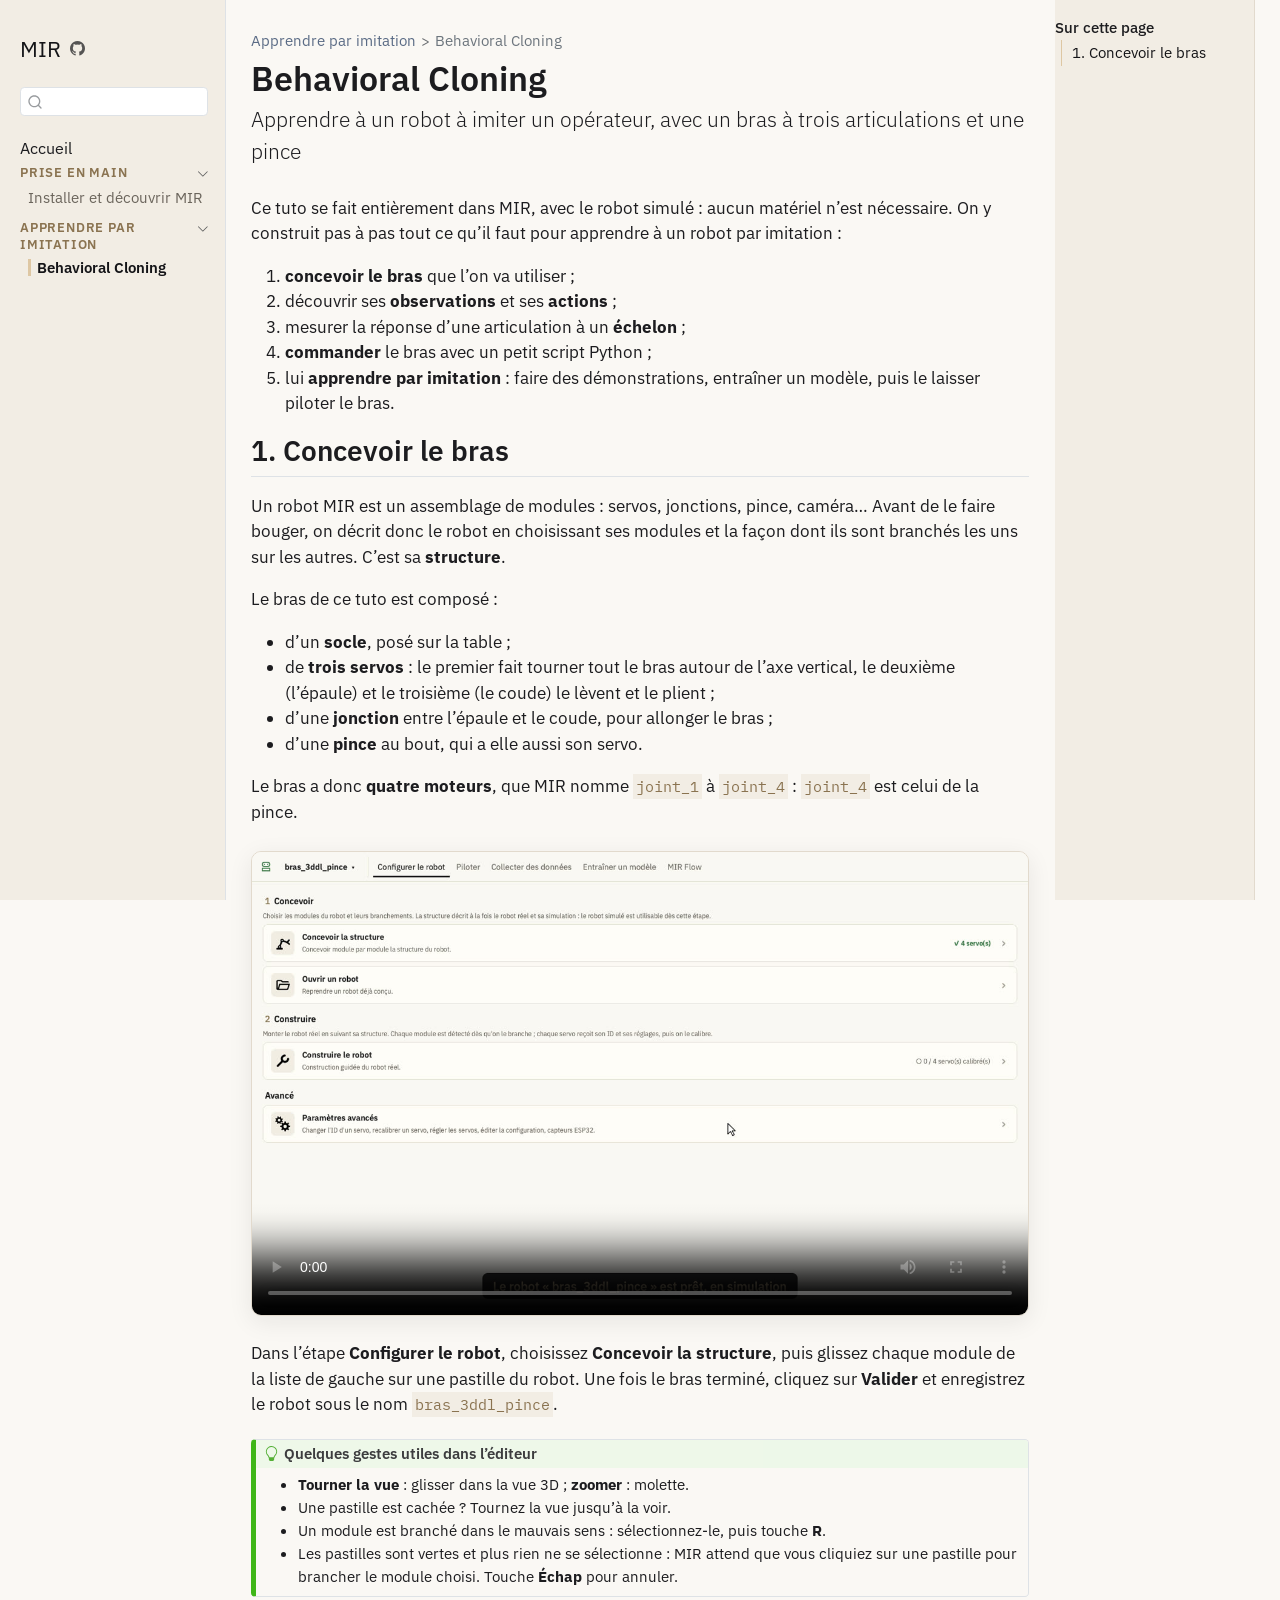
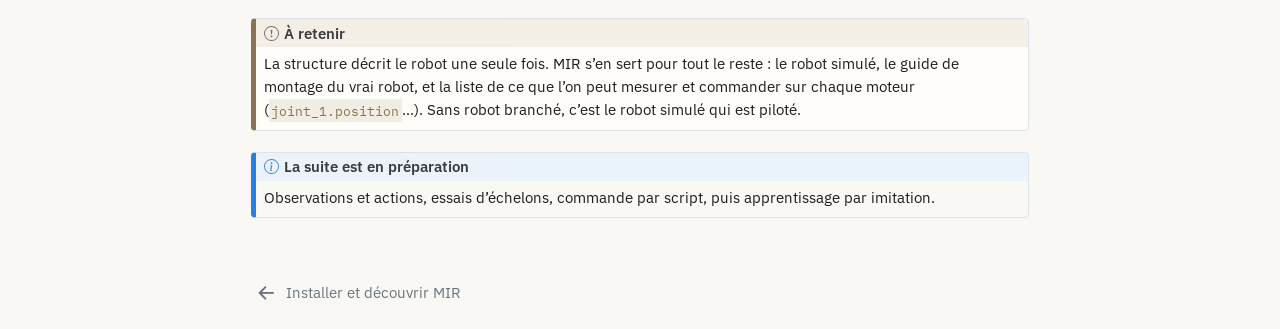
<file: behavioral-cloning.html>
<html xmlns="http://www.w3.org/1999/xhtml">
<head>
  <title>Redirect</title>
  <script type="text/javascript">
    var redirects = {"":"behavioral-cloning/index.html"};
    var hash = window.location.hash.startsWith('#') ? window.location.hash.slice(1) : window.location.hash;
    var redirect = redirects[hash] || redirects[""] || "/";
    window.document.title = 'Redirect to  ' +  redirect;
    if (!redirects[hash]) {
      redirect = redirect + window.location.hash;
    }
    redirect = redirect + window.location.search;
    window.location.replace(redirect);
  </script>
</head>
<body>
</body>
</html>
</file>
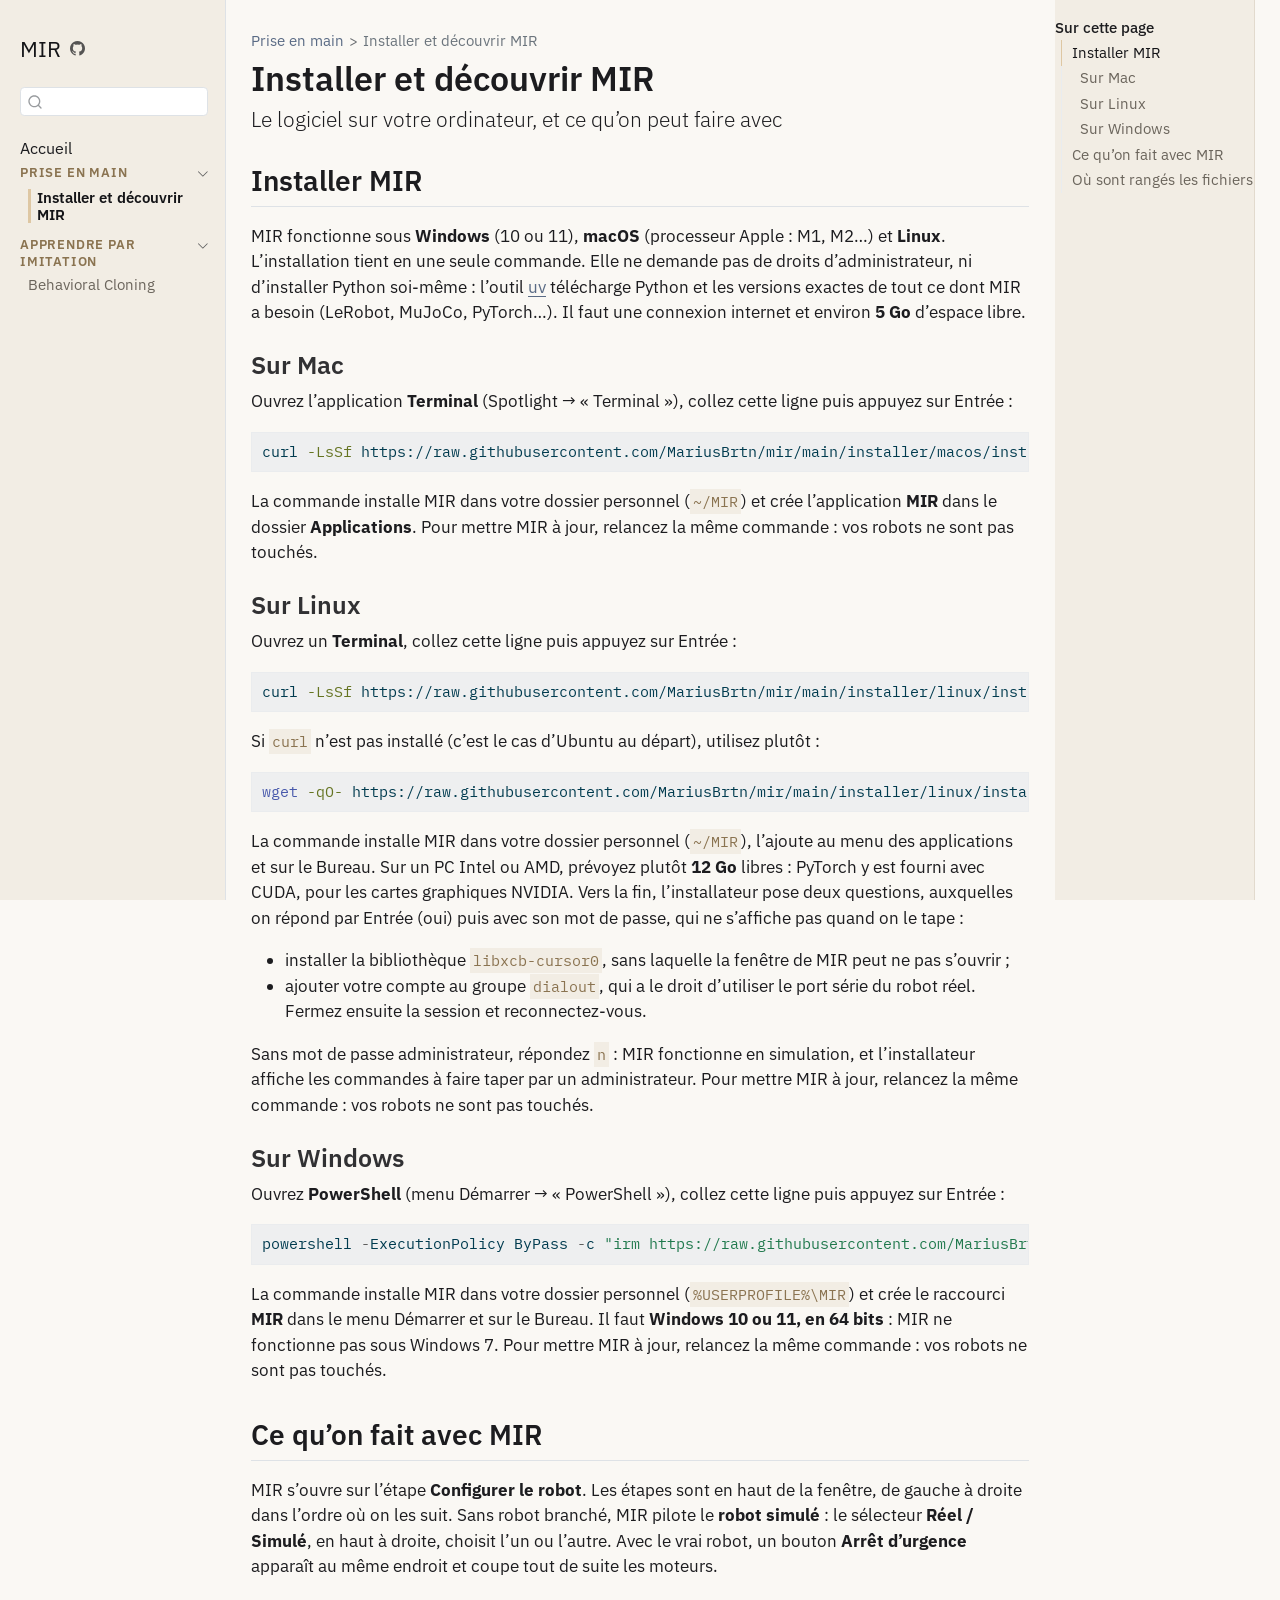
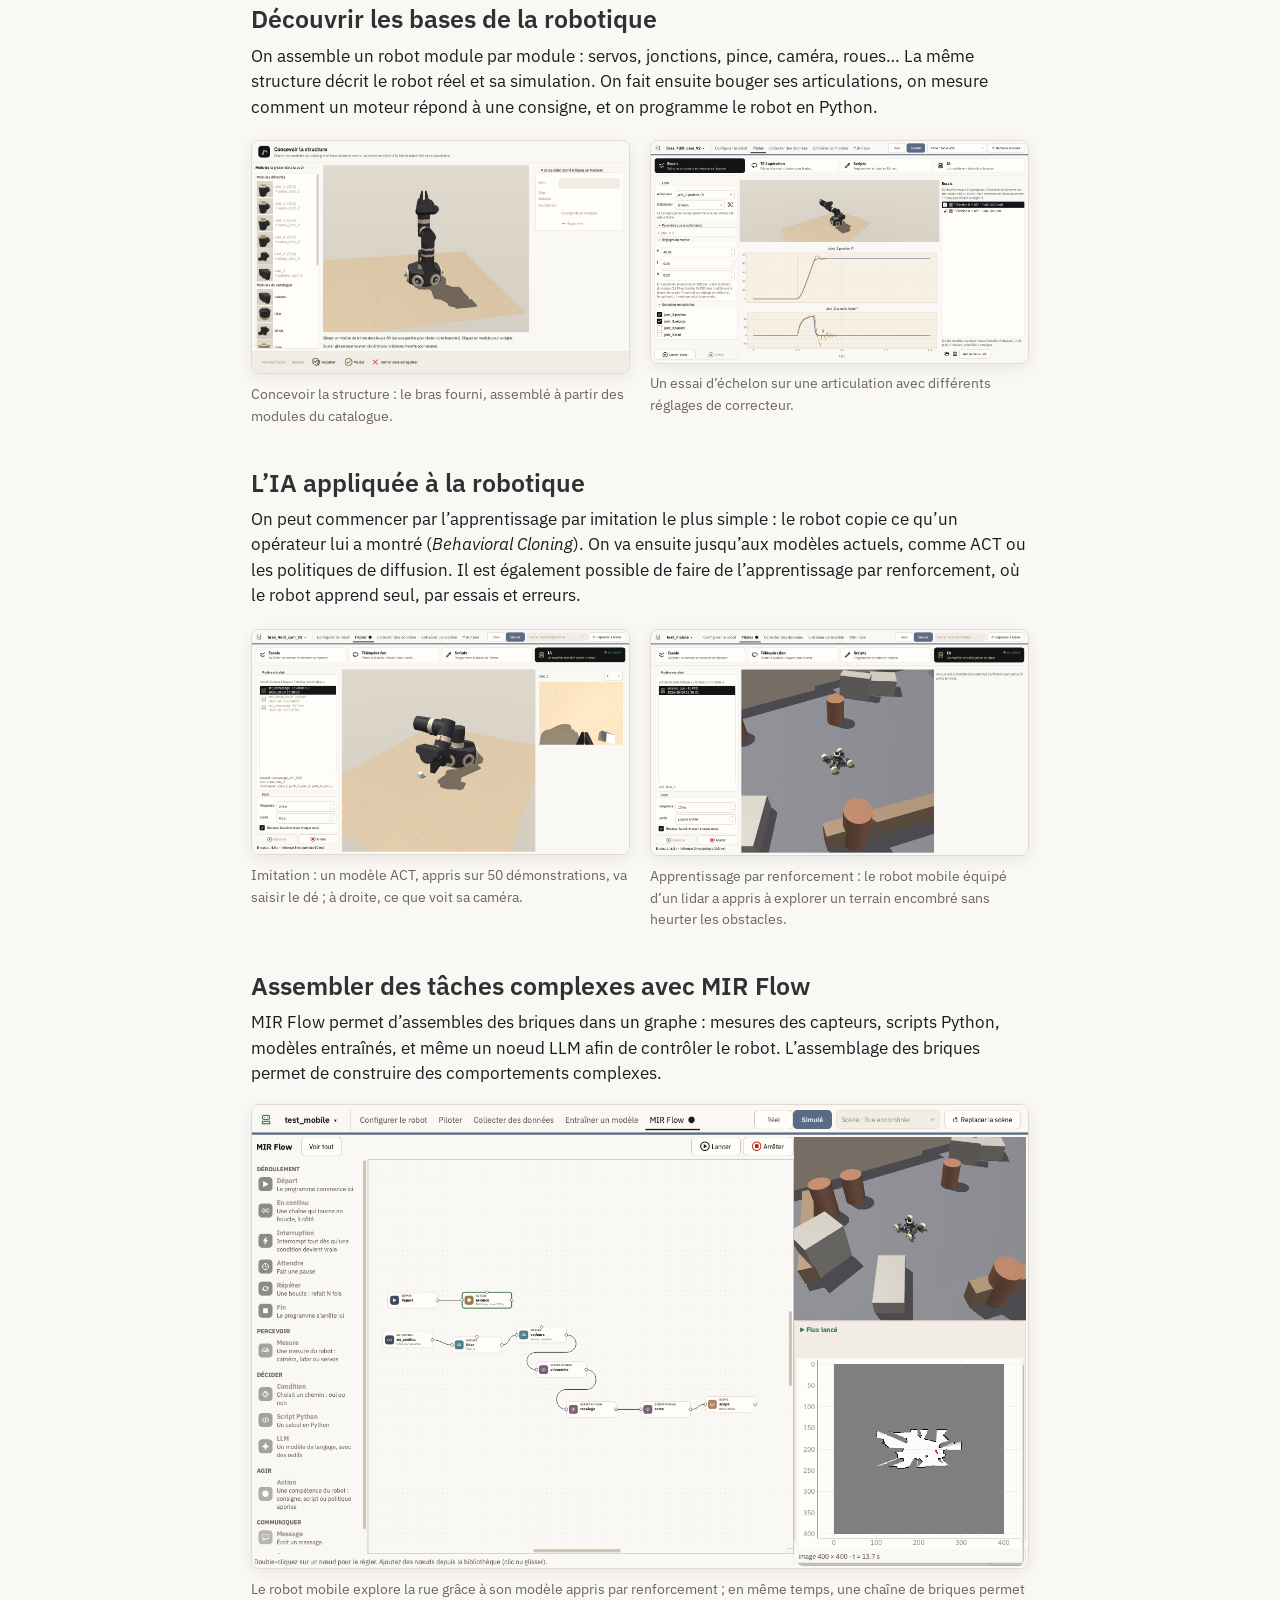
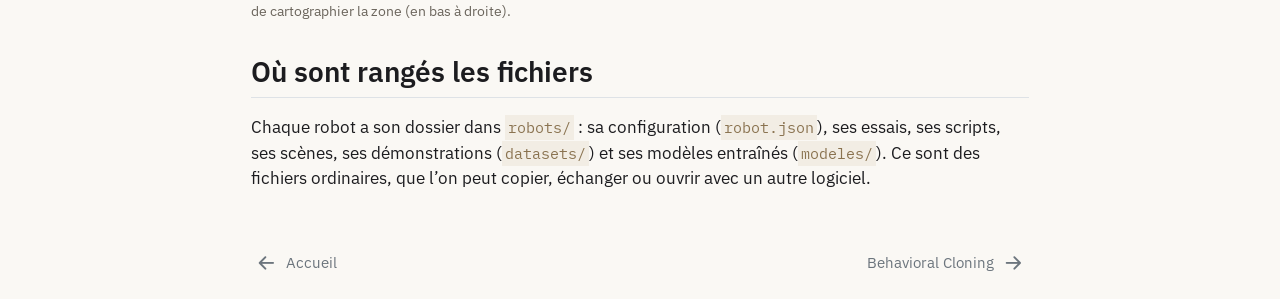
<file: decouverte.html>
<html xmlns="http://www.w3.org/1999/xhtml">
<head>
  <title>Redirect</title>
  <script type="text/javascript">
    var redirects = {"":"prise-en-main/index.html"};
    var hash = window.location.hash.startsWith('#') ? window.location.hash.slice(1) : window.location.hash;
    var redirect = redirects[hash] || redirects[""] || "/";
    window.document.title = 'Redirect to  ' +  redirect;
    if (!redirects[hash]) {
      redirect = redirect + window.location.hash;
    }
    redirect = redirect + window.location.search;
    window.location.replace(redirect);
  </script>
</head>
<body>
</body>
</html>
</file>
<file: site_libs/quarto-html/tippy.css>
.tippy-box[data-animation=fade][data-state=hidden]{opacity:0}[data-tippy-root]{max-width:calc(100vw - 10px)}.tippy-box{position:relative;background-color:#333;color:#fff;border-radius:4px;font-size:14px;line-height:1.4;white-space:normal;outline:0;transition-property:transform,visibility,opacity}.tippy-box[data-placement^=top]>.tippy-arrow{bottom:0}.tippy-box[data-placement^=top]>.tippy-arrow:before{bottom:-7px;left:0;border-width:8px 8px 0;border-top-color:initial;transform-origin:center top}.tippy-box[data-placement^=bottom]>.tippy-arrow{top:0}.tippy-box[data-placement^=bottom]>.tippy-arrow:before{top:-7px;left:0;border-width:0 8px 8px;border-bottom-color:initial;transform-origin:center bottom}.tippy-box[data-placement^=left]>.tippy-arrow{right:0}.tippy-box[data-placement^=left]>.tippy-arrow:before{border-width:8px 0 8px 8px;border-left-color:initial;right:-7px;transform-origin:center left}.tippy-box[data-placement^=right]>.tippy-arrow{left:0}.tippy-box[data-placement^=right]>.tippy-arrow:before{left:-7px;border-width:8px 8px 8px 0;border-right-color:initial;transform-origin:center right}.tippy-box[data-inertia][data-state=visible]{transition-timing-function:cubic-bezier(.54,1.5,.38,1.11)}.tippy-arrow{width:16px;height:16px;color:#333}.tippy-arrow:before{content:"";position:absolute;border-color:transparent;border-style:solid}.tippy-content{position:relative;padding:5px 9px;z-index:1}
</file>
<file: site_libs/quarto-html/quarto-syntax-highlighting-bf27225e3a48a9273f3daa8f8e829971.css>
/* quarto syntax highlight colors */
:root {
  --quarto-hl-ot-color: #003B4F;
  --quarto-hl-at-color: #657422;
  --quarto-hl-ss-color: #20794D;
  --quarto-hl-an-color: #5E5E5E;
  --quarto-hl-fu-color: #4758AB;
  --quarto-hl-st-color: #20794D;
  --quarto-hl-cf-color: #003B4F;
  --quarto-hl-op-color: #5E5E5E;
  --quarto-hl-er-color: #AD0000;
  --quarto-hl-bn-color: #AD0000;
  --quarto-hl-al-color: #AD0000;
  --quarto-hl-va-color: #111111;
  --quarto-hl-bu-color: inherit;
  --quarto-hl-ex-color: inherit;
  --quarto-hl-pp-color: #AD0000;
  --quarto-hl-in-color: #5E5E5E;
  --quarto-hl-vs-color: #20794D;
  --quarto-hl-wa-color: #5E5E5E;
  --quarto-hl-do-color: #5E5E5E;
  --quarto-hl-im-color: #00769E;
  --quarto-hl-ch-color: #20794D;
  --quarto-hl-dt-color: #AD0000;
  --quarto-hl-fl-color: #AD0000;
  --quarto-hl-co-color: #5E5E5E;
  --quarto-hl-cv-color: #5E5E5E;
  --quarto-hl-cn-color: #8f5902;
  --quarto-hl-sc-color: #5E5E5E;
  --quarto-hl-dv-color: #AD0000;
  --quarto-hl-kw-color: #003B4F;
}

/* other quarto variables */
:root {
  --quarto-font-monospace: SFMono-Regular, Menlo, Monaco, Consolas, "Liberation Mono", "Courier New", monospace;
}

/* syntax highlight based on Pandoc's rules */
pre > code.sourceCode > span {
  color: #003B4F;
}

code.sourceCode > span {
  color: #003B4F;
}

div.sourceCode,
div.sourceCode pre.sourceCode {
  color: #003B4F;
}

/* Normal */
code span {
  color: #003B4F;
}

/* Alert */
code span.al {
  color: #AD0000;
  font-style: inherit;
}

/* Annotation */
code span.an {
  color: #5E5E5E;
  font-style: inherit;
}

/* Attribute */
code span.at {
  color: #657422;
  font-style: inherit;
}

/* BaseN */
code span.bn {
  color: #AD0000;
  font-style: inherit;
}

/* BuiltIn */
code span.bu {
  font-style: inherit;
}

/* ControlFlow */
code span.cf {
  color: #003B4F;
  font-weight: bold;
  font-style: inherit;
}

/* Char */
code span.ch {
  color: #20794D;
  font-style: inherit;
}

/* Constant */
code span.cn {
  color: #8f5902;
  font-style: inherit;
}

/* Comment */
code span.co {
  color: #5E5E5E;
  font-style: inherit;
}

/* CommentVar */
code span.cv {
  color: #5E5E5E;
  font-style: italic;
}

/* Documentation */
code span.do {
  color: #5E5E5E;
  font-style: italic;
}

/* DataType */
code span.dt {
  color: #AD0000;
  font-style: inherit;
}

/* DecVal */
code span.dv {
  color: #AD0000;
  font-style: inherit;
}

/* Error */
code span.er {
  color: #AD0000;
  font-style: inherit;
}

/* Extension */
code span.ex {
  font-style: inherit;
}

/* Float */
code span.fl {
  color: #AD0000;
  font-style: inherit;
}

/* Function */
code span.fu {
  color: #4758AB;
  font-style: inherit;
}

/* Import */
code span.im {
  color: #00769E;
  font-style: inherit;
}

/* Information */
code span.in {
  color: #5E5E5E;
  font-style: inherit;
}

/* Keyword */
code span.kw {
  color: #003B4F;
  font-weight: bold;
  font-style: inherit;
}

/* Operator */
code span.op {
  color: #5E5E5E;
  font-style: inherit;
}

/* Other */
code span.ot {
  color: #003B4F;
  font-style: inherit;
}

/* Preprocessor */
code span.pp {
  color: #AD0000;
  font-style: inherit;
}

/* SpecialChar */
code span.sc {
  color: #5E5E5E;
  font-style: inherit;
}

/* SpecialString */
code span.ss {
  color: #20794D;
  font-style: inherit;
}

/* String */
code span.st {
  color: #20794D;
  font-style: inherit;
}

/* Variable */
code span.va {
  color: #111111;
  font-style: inherit;
}

/* VerbatimString */
code span.vs {
  color: #20794D;
  font-style: inherit;
}

/* Warning */
code span.wa {
  color: #5E5E5E;
  font-style: italic;
}

.prevent-inlining {
  content: "</";
}

/*# sourceMappingURL=8be38f48d34c45af72792cbd699585e7.css.map */
</file>
<file: styles.css>
/* Charte « Atelier » : PLA noir et sable, bleu ardoise de la marque */
@import url("https://fonts.googleapis.com/css2?family=IBM+Plex+Sans:wght@400;500;600&family=IBM+Plex+Mono&display=swap");

:root {
  --ink: #141417;
  --sand: #DEC7A3;
  --sand-dark: #8A7350;
  --slate: #5A6B85;
  --window: #FAF8F4;
  --surface: #FFFDF9;
  --panel: #F2EDE4;
  --border: #E2DACD;
  --text: #1C1C1F;
  --muted: #6B655C;
}

body {
  background: var(--window);
  color: var(--text);
  font-family: "IBM Plex Sans", "Inter", system-ui, sans-serif;
}
code, pre { font-family: "IBM Plex Mono", Menlo, monospace; }
a { color: var(--slate); }
/* --- Menu de gauche : le parcours --- */
.sidebar { background: var(--panel) !important; border-right: 1px solid var(--border); }
.sidebar .sidebar-title { color: var(--ink); font-weight: 600; }
.sidebar .sidebar-subtitle { color: var(--muted); }
.sidebar .sidebar-section .sidebar-item-text { color: var(--muted); }
.sidebar .sidebar-item-section > .sidebar-item-container .sidebar-item-text {
  text-transform: uppercase; letter-spacing: 0.06em; font-size: 0.78rem; font-weight: 600; color: var(--sand-dark);
}
.sidebar .sidebar-link { color: var(--text); }
.sidebar .sidebar-link:hover { color: var(--ink); }
.sidebar .sidebar-link.active, .sidebar .sidebar-link.active .menu-text {
  color: var(--ink) !important; font-weight: 600;
}
.sidebar .sidebar-link.active { border-left: 3px solid var(--sand); padding-left: 6px; }

/* --- Vignette de la vidéo de présentation --- */
.video-presentation {
  display: flex; align-items: center; gap: 16px; margin: 1.5rem 0; padding: 12px;
  background: var(--surface); border: 1px solid var(--border); border-radius: 10px;
  text-decoration: none; color: var(--text);
}
.video-presentation:hover { border-color: var(--border-strong, #CFC4B2); background: var(--panel); }
.video-presentation img { width: 72px; border-radius: 6px; }
.video-presentation span { font-weight: 500; }

/* Encadrés « À retenir » : sable plutôt que le rouge par défaut */
.callout.callout-style-default.callout-important {
  border-left-color: var(--sand-dark);
  background: var(--surface);
}
.callout-important .callout-header { background: var(--panel) !important; }
.callout-important .callout-icon::before { filter: sepia(1) saturate(0.6) hue-rotate(-10deg); }

/* --- Vidéos de tuto --- */
.tuto { margin: 1.5rem 0; }
.tuto video {
  width: 100%;
  display: block;
  border-radius: 10px;
  border: 1px solid var(--border);
  box-shadow: 0 6px 24px rgba(20, 20, 23, 0.08);
}
.tuto figcaption { font-size: 0.85rem; color: var(--muted); margin-top: 6px; text-align: center; }

/* --- Code et table des matières aux couleurs de la charte --- */
p code, li code, td code { color: var(--sand-dark) !important; background: var(--panel) !important; }
#TOC .nav-link.active, #TOC a.active { color: var(--ink) !important; border-left-color: var(--sand) !important; }
#TOC a { color: var(--muted); }

/* --- Captures d'écran de l'application --- */
img.capture {
  border-radius: 8px;
  border: 1px solid var(--border);
  box-shadow: 0 4px 16px rgba(20, 20, 23, 0.07);
}
.figure-caption, figcaption { color: var(--muted); font-size: 0.85rem; }
</file>
